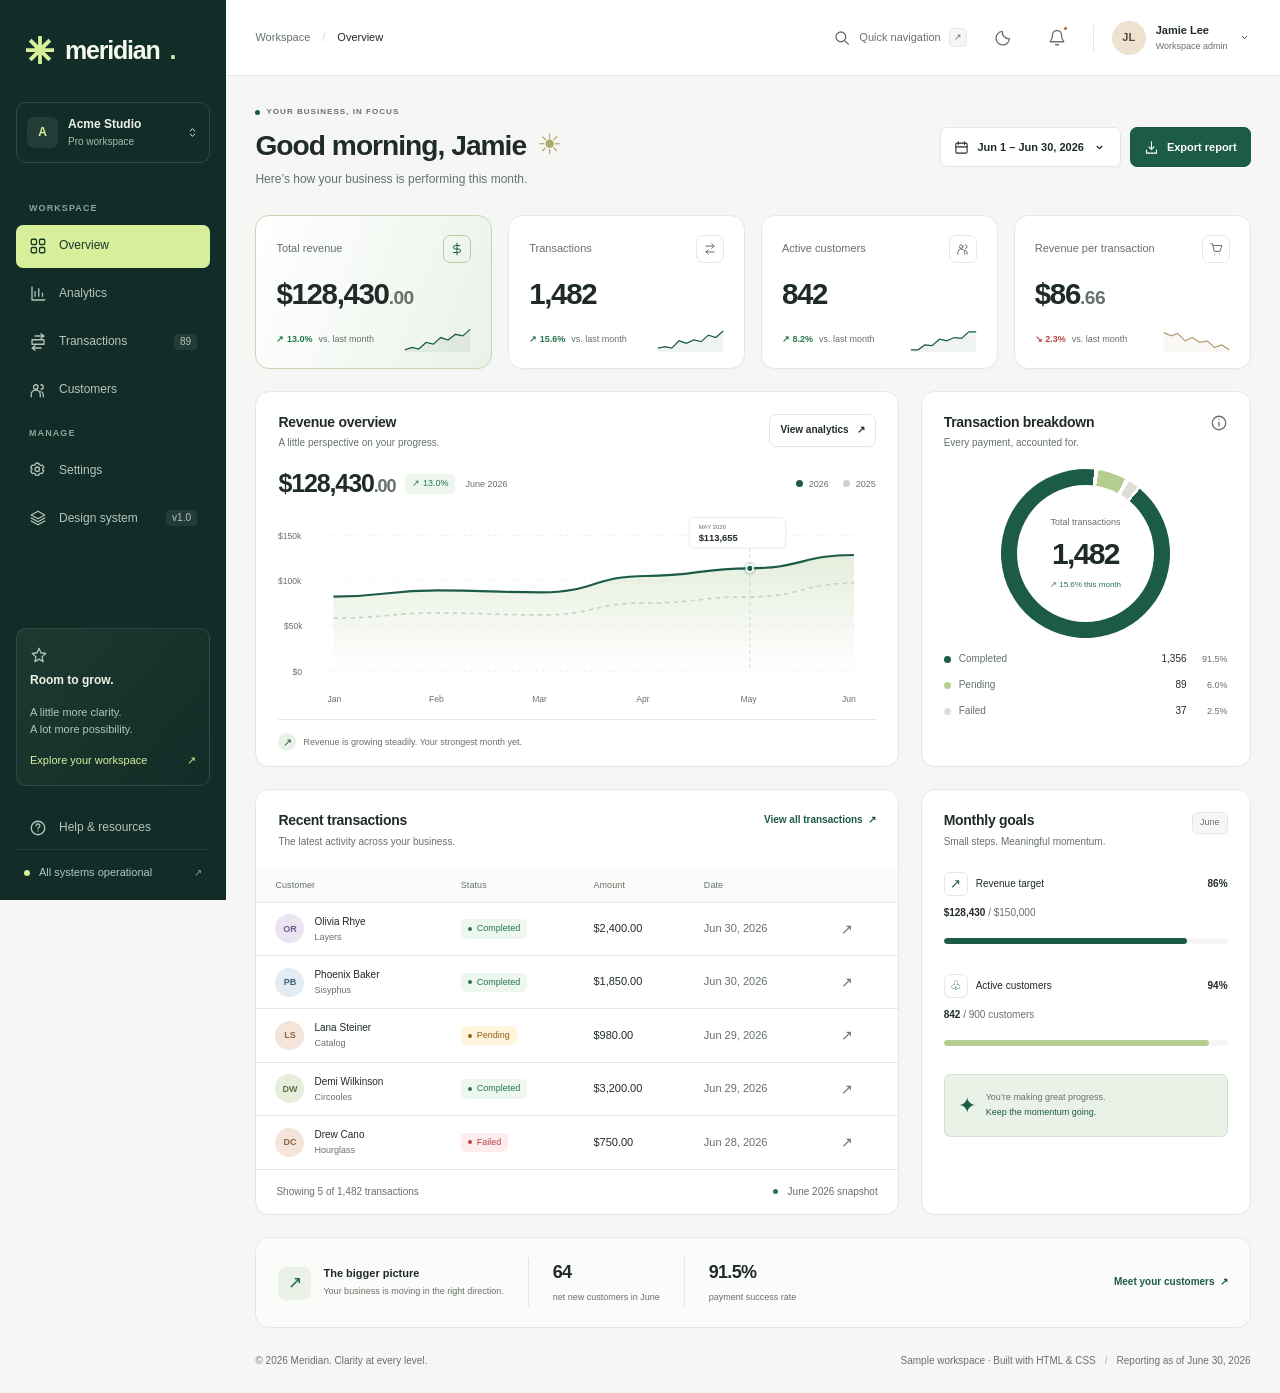
<file: index.html>
<!doctype html>
<html lang="en">
<head>
  <meta charset="utf-8">
  <meta name="viewport" content="width=device-width, initial-scale=1">
  <meta name="description" content="Meridian brings revenue, customers, and business performance into one thoughtfully designed operations workspace. A pure HTML and CSS portfolio project.">
  <meta name="theme-color" content="#122d27">
  <title>Overview · Meridian</title>
  <link rel="icon" type="image/svg+xml" href="assets/icons/favicon.svg">
  <link rel="stylesheet" href="assets/css/styles.css">
</head>
<body>
  <a class="skip-link" href="#main-content">Skip to main content</a>
  <input class="drawer-toggle" type="checkbox" id="nav-toggle" aria-label="Open or close navigation">
  <label class="drawer-backdrop" for="nav-toggle"><span class="sr-only">Close navigation</span></label>
  <div class="app-shell">
    <aside class="sidebar" aria-label="Workspace sidebar">
      <a class="brand" href="index.html" aria-label="Meridian home">
        <svg class="brand-mark" viewBox="0 0 32 32" aria-hidden="true"><g fill="currentColor"><path d="M14 1h4v10l7-7 3 3-7 7h10v4H21l7 7-3 3-7-7v10h-4V21l-7 7-3-3 7-7H1v-4h10L4 7l3-3 7 7z"/></g></svg>
        meridian<span class="brand-dot">.</span>
      </a>
      <details class="workspace-switch">
        <summary><span class="workspace-symbol">A</span><span><span class="workspace-name">Acme Studio</span><span class="workspace-plan">Pro workspace</span></span><svg class="icon chevron" viewBox="0 0 24 24" aria-hidden="true"><path d="m8 9 4-4 4 4M8 15l4 4 4-4"/></svg></summary>
        <p class="workspace-note">You’re viewing the Acme Studio demonstration workspace. All figures are sample business data.</p>
      </details>
      <p class="nav-label">Workspace</p>
      <nav class="sidebar-nav" aria-label="Main navigation">
        <a class="nav-link" href="index.html" aria-current="page"><svg class="icon" viewBox="0 0 24 24" aria-hidden="true"><rect x="3" y="3" width="7" height="7" rx="1.5"/><rect x="14" y="3" width="7" height="7" rx="1.5"/><rect x="3" y="14" width="7" height="7" rx="1.5"/><rect x="14" y="14" width="7" height="7" rx="1.5"/></svg>Overview</a>
        <a class="nav-link" href="analytics.html"><svg class="icon" viewBox="0 0 24 24" aria-hidden="true"><path d="M4 3v17h17M8 15V9m5 6V5m5 10v-4"/></svg>Analytics</a>
        <a class="nav-link" href="transactions.html"><svg class="icon" viewBox="0 0 24 24" aria-hidden="true"><path d="M8 4h12m-4-3 4 3-4 3M16 20H4m4-3-4 3 4 3M4 9h16v6H4z"/></svg>Transactions<span class="nav-count">89</span></a>
        <a class="nav-link" href="customers.html"><svg class="icon" viewBox="0 0 24 24" aria-hidden="true"><circle cx="9" cy="8" r="3"/><path d="M3 21v-3a6 6 0 0 1 12 0v3m1-16a3 3 0 0 1 0 6m3 10v-3a5 5 0 0 0-3-4"/></svg>Customers</a>
      </nav>
      <p class="nav-label">Manage</p>
      <nav class="sidebar-nav" aria-label="Workspace management">
        <a class="nav-link" href="settings.html"><svg class="icon" viewBox="0 0 24 24" aria-hidden="true"><path d="m9 3-.7 2-2 .8-2.1-.4-2 3.4L3.7 10v2l-1.5 1.3 2 3.4 2.1-.4 2 .8.7 2h4l.7-2 2-.8 2.1.4 2-3.4-1.5-1.3v-2l1.5-1.2-2-3.4-2.1.4-2-.8-.7-2z"/><circle cx="11" cy="11" r="3"/></svg>Settings</a>
        <a class="nav-link" href="design-system.html"><svg class="icon" viewBox="0 0 24 24" aria-hidden="true"><path d="m12 3 9 5-9 5-9-5 9-5Zm-9 9 9 5 9-5M3 16l9 5 9-5"/></svg>Design system<span class="nav-count">v1.0</span></a>
      </nav>
      <div class="sidebar-bottom">
        <div class="plan-card"><svg class="icon" viewBox="0 0 24 24" aria-hidden="true"><path d="m12 3 2.5 6 6.5 1-5 4.5 1.5 6.5-5.5-3.5L6.5 21 8 14.5 3 10l6.5-1z"/></svg><p class="plan-title">Room to grow.</p><p>A little more clarity.<br>A lot more possibility.</p><a href="settings.html#organization">Explore your workspace <span aria-hidden="true">↗</span></a></div>
        <a class="nav-link" href="design-system.html#about"><svg class="icon" viewBox="0 0 24 24" aria-hidden="true"><circle cx="12" cy="12" r="9"/><path d="M9.5 9a2.5 2.5 0 1 1 4 2c-1 .5-1.5 1-1.5 2M12 16h.01"/></svg>Help &amp; resources</a>
        <div class="sidebar-footer"><span class="online-dot"></span>All systems operational <small>↗</small></div>
      </div>
    </aside>
    <header class="app-header">
      <div class="header-start">
        <label class="mobile-menu" for="nav-toggle"><svg class="icon" viewBox="0 0 24 24" aria-hidden="true"><path d="M4 6h16M4 12h16M4 18h16"/></svg><span class="sr-only">Toggle navigation</span></label>
        <nav class="breadcrumb" aria-label="Breadcrumb"><a class="breadcrumb-workspace" href="index.html">Workspace</a><span class="separator" aria-hidden="true">/</span><span class="current" aria-current="page">Overview</span></nav>
      </div>
      <div class="header-actions">
        <button class="search-shortcut" type="button" popovertarget="quick-nav"><svg class="icon" viewBox="0 0 24 24" aria-hidden="true"><circle cx="10.5" cy="10.5" r="6.5"/><path d="m16 16 4.5 4.5"/></svg>Quick navigation<kbd>↗</kbd></button>
        <label class="theme-control" title="Switch appearance (this page only)"><input type="checkbox" id="theme-toggle" aria-label="Use dark appearance on this page"><svg class="icon theme-moon" viewBox="0 0 24 24" aria-hidden="true"><path d="M20.7 13A9 9 0 0 1 11 3.3 9 9 0 1 0 20.7 13Z"/></svg><svg class="icon theme-sun" viewBox="0 0 24 24" aria-hidden="true"><circle cx="12" cy="12" r="4"/><path d="M12 2v2m0 16v2M2 12h2m16 0h2M5 5l1.5 1.5m11 11L19 19M5 19l1.5-1.5m11-11L19 5"/></svg></label>
        <button class="icon-button" type="button" popovertarget="notifications" aria-label="View sample notifications"><svg class="icon" viewBox="0 0 24 24" aria-hidden="true"><path d="M18 8a6 6 0 0 0-12 0c0 7-3 7-3 9h18c0-2-3-2-3-9M10 21h4"/></svg><span class="notification-dot"></span></button>
        <span class="header-divider" aria-hidden="true"></span>
        <details class="user-menu"><summary><span class="avatar">JL</span><span class="user-info"><span class="user-name">Jamie Lee</span><span class="user-role">Workspace admin</span></span><svg class="icon chevron" viewBox="0 0 24 24" aria-hidden="true"><path d="m8 10 4 4 4-4"/></svg></summary><div class="dropdown-panel"><p>jamie@acme.studio</p><a href="settings.html#profile">Your profile <span class="push-end" aria-hidden="true">↗</span></a><a href="settings.html#appearance">Appearance <span class="push-end" aria-hidden="true">↗</span></a><a href="design-system.html#about">About this workspace</a></div></details>
      </div>
    </header>
    <!-- PAGE CONTENT -->
    <main id="main-content" class="main-content" tabindex="-1">
      <div class="page-heading">
        <div><div class="welcome-eyebrow"><span class="welcome-dot"></span>YOUR BUSINESS, IN FOCUS</div><h1 class="page-title">Good morning, Jamie <span class="greeting-sun" aria-hidden="true">☀</span></h1><p class="page-description">Here’s how your business is performing this month.</p></div>
        <div class="page-actions">
          <details class="date-picker"><summary class="button button-secondary"><svg class="icon" viewBox="0 0 24 24" aria-hidden="true"><rect x="3" y="5" width="18" height="16" rx="2"/><path d="M7 3v4m10-4v4M3 11h18"/></svg>Jun 1 – Jun 30, 2026<svg class="icon chevron" viewBox="0 0 24 24" aria-hidden="true"><path d="m8 10 4 4 4-4"/></svg></summary><div class="date-note"><strong>June 2026 snapshot</strong><p>This report covers June 1–30. Compare historical periods on the Analytics page.</p><a class="section-link" href="analytics.html">Explore historical data ↗</a></div></details>
          <a class="button button-primary" href="assets/reports/meridian-june-2026.csv" download><svg class="icon" viewBox="0 0 24 24" aria-hidden="true"><path d="M12 3v12m-4-4 4 4 4-4M4 16v5h16v-5"/></svg>Export report</a>
        </div>
      </div>
      <section class="stat-grid" aria-label="June business metrics">
        <article class="stat-card stat-featured"><div class="stat-label">Total revenue<span class="stat-icon"><svg class="icon" viewBox="0 0 24 24" aria-hidden="true"><path d="M12 2v20m5-16H9a3 3 0 0 0 0 6h6a3 3 0 0 1 0 6H6"/></svg></span></div><p class="stat-value">$128,430<span class="stat-decimal">.00</span></p><div class="stat-bottom"><span class="stat-context"><span class="trend">13.0%</span>vs. last month</span><svg class="sparkline" viewBox="0 0 82 30" role="img" aria-label="Revenue trending upward"><path class="sparkline-fill" d="M1 27 10 24 18 26 27 18 36 20 45 12 54 15 63 8 72 10 81 2V30H1Z"/><path d="m1 27 9-3 8 2 9-8 9 2 9-8 9 3 9-7 9 2 9-8"/></svg></div></article>
        <article class="stat-card"><div class="stat-label">Transactions<span class="stat-icon"><svg class="icon" viewBox="0 0 24 24" aria-hidden="true"><path d="M5 7h14m-4-4 4 4-4 4M19 17H5m4-4-4 4 4 4"/></svg></span></div><p class="stat-value">1,482</p><div class="stat-bottom"><span class="stat-context"><span class="trend">15.6%</span>vs. last month</span><svg class="sparkline" viewBox="0 0 82 30" role="img" aria-label="Transaction volume trending upward"><path class="sparkline-fill" d="M1 25 10 23 18 25 27 16 36 19 45 15 54 17 63 9 72 12 81 4V30H1Z"/><path d="m1 25 9-2 8 2 9-9 9 3 9-4 9 2 9-8 9 3 9-8"/></svg></div></article>
        <article class="stat-card"><div class="stat-label">Active customers<span class="stat-icon"><svg class="icon" viewBox="0 0 24 24" aria-hidden="true"><circle cx="9" cy="8" r="3"/><path d="M3 21v-3a6 6 0 0 1 12 0v3m1-16a3 3 0 0 1 0 6m3 10v-3a5 5 0 0 0-3-4"/></svg></span></div><p class="stat-value">842</p><div class="stat-bottom"><span class="stat-context"><span class="trend">8.2%</span>vs. last month</span><svg class="sparkline" viewBox="0 0 82 30" role="img" aria-label="Active customer count trending upward"><path class="sparkline-fill" d="M1 27 10 27 18 21 27 22 36 14 45 16 54 12 63 13 72 5 81 5V30H1Z"/><path d="m1 27 9 0 8-6 9 1 9-8 9 2 9-4 9 1 9-8h9"/></svg></div></article>
        <article class="stat-card"><div class="stat-label">Revenue per transaction<span class="stat-icon"><svg class="icon" viewBox="0 0 24 24" aria-hidden="true"><path d="M3 3h3l3 13h10l3-10H7M10 21h.01M18 21h.01"/></svg></span></div><p class="stat-value">$86<span class="stat-decimal">.66</span></p><div class="stat-bottom"><span class="stat-context"><span class="trend trend-down">2.3%</span>vs. last month</span><svg class="sparkline sparkline-down" viewBox="0 0 82 30" role="img" aria-label="Revenue per transaction trending slightly downward"><path class="sparkline-fill" d="M1 6 10 10 18 7 27 16 36 12 45 18 54 16 63 24 72 21 81 27V30H1Z"/><path d="m1 6 9 4 8-3 9 9 9-4 9 6 9-2 9 8 9-3 9 6"/></svg></div></article>
      </section>
      <div class="overview-grid">
        <section class="card revenue-card" aria-labelledby="revenue-title">
          <div class="card-header"><div><h2 id="revenue-title" class="card-title">Revenue overview</h2><p class="card-description">A little perspective on your progress.</p></div><a class="button button-secondary button-small" href="analytics.html">View analytics <span aria-hidden="true">↗</span></a></div>
          <div class="revenue-summary"><strong>$128,430<span>.00</span></strong><span class="badge badge-success">↗ 13.0%</span><span class="chart-period">June 2026</span><div class="chart-legend"><span><i class="legend-dot"></i>2026</span><span><i class="legend-dot legend-muted"></i>2025</span></div></div>
          <figure class="revenue-figure">
            <svg class="revenue-chart" viewBox="0 0 700 230" role="img" aria-labelledby="revenue-svg-title revenue-svg-desc">
              <title id="revenue-svg-title">Monthly revenue, January to June</title><desc id="revenue-svg-desc">2026 revenue: January $82,400; February $89,300; March $87,100; April $105,200; May $113,655; June $128,430. 2025 revenue: January $58,500; February $64,200; March $62,100; April $75,300; May $82,100; June $97,300. Each 2026 month exceeds the corresponding 2025 month.</desc>
              <defs><linearGradient id="revenue-fill" x1="0" y1="0" x2="0" y2="1"><stop offset="0" stop-color="#91b96e" stop-opacity=".24"/><stop offset="1" stop-color="#91b96e" stop-opacity="0"/></linearGradient></defs>
              <g class="chart-grid-lines"><path d="M57 20h620M57 73h620M57 126h620M57 179h620"/></g>
              <g class="chart-axis"><text x="0" y="24">$150k</text><text x="0" y="77">$100k</text><text x="7" y="130">$50k</text><text x="17" y="183">$0</text><text x="58" y="215">Jan</text><text x="177" y="215">Feb</text><text x="298" y="215">Mar</text><text x="420" y="215">Apr</text><text x="542" y="215">May</text><text x="661" y="215">Jun</text></g>
              <path fill="url(#revenue-fill)" d="M65 91.66C126 91.66 126 84.34 187 84.34C248 84.34 248 86.67 309 86.67C370 86.67 370 67.49 431 67.49C492 67.49 492 58.53 553 58.53C614 58.53 614 42.86 675 42.86V179H65Z"/>
              <path class="comparison-line" d="M65 116.99C126 116.99 126 110.95 187 110.95C248 110.95 248 113.17 309 113.17C370 113.17 370 99.18 431 99.18C492 99.18 492 91.97 553 91.97C614 91.97 614 75.86 675 75.86"/>
              <path class="revenue-line" d="M65 91.66C126 91.66 126 84.34 187 84.34C248 84.34 248 86.67 309 86.67C370 86.67 370 67.49 431 67.49C492 67.49 492 58.53 553 58.53C614 58.53 614 42.86 675 42.86"/>
              <path class="chart-callout-line" d="M553 35V179"/>
              <circle class="chart-point-halo" cx="553" cy="58.53" r="8"/><circle class="chart-point" cx="553" cy="58.53" r="4"/>
              <g class="chart-callout"><rect x="482" y="-1" width="113" height="36" rx="6"/><text x="493" y="13">MAY 2026</text><text x="493" y="27" class="chart-callout-value">$113,655</text></g>
            </svg>
            <ol class="overview-mobile-trend" aria-label="Monthly revenue in US dollars">
              <li><span>January</span><meter min="0" max="150000" value="82400" aria-label="January: 82,400 dollars">$82,400</meter><strong>$82,400</strong></li>
              <li><span>February</span><meter min="0" max="150000" value="89300" aria-label="February: 89,300 dollars">$89,300</meter><strong>$89,300</strong></li>
              <li><span>March</span><meter min="0" max="150000" value="87100" aria-label="March: 87,100 dollars">$87,100</meter><strong>$87,100</strong></li>
              <li><span>April</span><meter min="0" max="150000" value="105200" aria-label="April: 105,200 dollars">$105,200</meter><strong>$105,200</strong></li>
              <li><span>May</span><meter min="0" max="150000" value="113655" aria-label="May: 113,655 dollars">$113,655</meter><strong>$113,655</strong></li>
              <li><span>June</span><meter min="0" max="150000" value="128430" aria-label="June: 128,430 dollars">$128,430</meter><strong>$128,430</strong></li>
            </ol>
            <figcaption class="chart-caption"><span class="insight-dot" aria-hidden="true">↗</span>Revenue is growing steadily. Your strongest month yet.</figcaption>
          </figure>
        </section>
        <section class="card breakdown-card" aria-labelledby="breakdown-title"><div class="card-header"><div><h2 id="breakdown-title" class="card-title">Transaction breakdown</h2><p class="card-description">Every payment, accounted for.</p></div><svg class="icon text-muted" viewBox="0 0 24 24" aria-hidden="true"><circle cx="12" cy="12" r="9"/><path d="M12 11v5m0-9h.01"/></svg></div>
          <figure class="donut-figure"><div class="transaction-donut" role="img" aria-label="Of 1,482 transactions: 1,356 completed (91.5%), 89 pending (6.0%), and 37 failed (2.5%)."><div class="donut-center"><span>Total transactions</span><strong>1,482</strong><span class="donut-growth">↗ 15.6% this month</span></div></div><figcaption class="sr-only">Transaction status distribution for June 2026.</figcaption></figure>
          <ul class="breakdown-legend"><li><span class="legend-dot"></span>Completed<strong>1,356</strong><span>91.5%</span></li><li><span class="legend-dot legend-lime"></span>Pending<strong>89</strong><span>6.0%</span></li><li><span class="legend-dot legend-stone"></span>Failed<strong>37</strong><span>2.5%</span></li></ul>
        </section>
        <section class="card transactions-card" aria-labelledby="recent-title"><div class="card-header"><div><h2 id="recent-title" class="card-title">Recent transactions</h2><p class="card-description">The latest activity across your business.</p></div><a class="section-link" href="transactions.html">View all transactions <span aria-hidden="true">↗</span></a></div>
          <div class="table-wrap"><table class="data-table"><caption class="sr-only">Five recent June 2026 transactions. These are a sample of the 1,482 monthly transactions.</caption><thead><tr><th scope="col">Customer</th><th scope="col">Status</th><th scope="col">Amount</th><th scope="col">Date</th><th scope="col"><span class="sr-only">Details</span></th></tr></thead><tbody>
            <tr><td><div class="table-person"><span class="avatar avatar-lilac">OR</span><span><strong>Olivia Rhye</strong><small>Layers</small></span></div></td><td><span class="badge badge-success status-dot">Completed</span></td><td class="amount">$2,400.00</td><td class="text-muted"><time datetime="2026-06-30">Jun 30, 2026</time></td><td><a class="table-arrow" href="transactions.html#txn-1042" aria-label="View Olivia Rhye transaction">↗</a></td></tr>
            <tr><td><div class="table-person"><span class="avatar avatar-blue">PB</span><span><strong>Phoenix Baker</strong><small>Sisyphus</small></span></div></td><td><span class="badge badge-success status-dot">Completed</span></td><td class="amount">$1,850.00</td><td class="text-muted"><time datetime="2026-06-30">Jun 30, 2026</time></td><td><a class="table-arrow" href="transactions.html#txn-1041" aria-label="View Phoenix Baker transaction">↗</a></td></tr>
            <tr><td><div class="table-person"><span class="avatar avatar-peach">LS</span><span><strong>Lana Steiner</strong><small>Catalog</small></span></div></td><td><span class="badge badge-warning status-dot">Pending</span></td><td class="amount">$980.00</td><td class="text-muted"><time datetime="2026-06-29">Jun 29, 2026</time></td><td><a class="table-arrow" href="transactions.html#txn-1040" aria-label="View Lana Steiner transaction">↗</a></td></tr>
            <tr><td><div class="table-person"><span class="avatar avatar-green">DW</span><span><strong>Demi Wilkinson</strong><small>Circooles</small></span></div></td><td><span class="badge badge-success status-dot">Completed</span></td><td class="amount">$3,200.00</td><td class="text-muted"><time datetime="2026-06-29">Jun 29, 2026</time></td><td><a class="table-arrow" href="transactions.html#txn-1039" aria-label="View Demi Wilkinson transaction">↗</a></td></tr>
            <tr><td><div class="table-person"><span class="avatar avatar-peach">DC</span><span><strong>Drew Cano</strong><small>Hourglass</small></span></div></td><td><span class="badge badge-danger status-dot">Failed</span></td><td class="amount">$750.00</td><td class="text-muted"><time datetime="2026-06-28">Jun 28, 2026</time></td><td><a class="table-arrow" href="transactions.html#txn-1038" aria-label="View Drew Cano transaction">↗</a></td></tr>
          </tbody></table></div><div class="table-footer"><span>Showing 5 of 1,482 transactions</span><span class="cluster"><span class="mini-status-dot"></span>June 2026 snapshot</span></div>
        </section>
        <section class="card goals-card" aria-labelledby="goals-title"><div class="card-header"><div><h2 id="goals-title" class="card-title">Monthly goals</h2><p class="card-description">Small steps. Meaningful momentum.</p></div><span class="badge badge-neutral">June</span></div>
          <div class="goals-body"><div class="goal-item"><div class="goal-heading"><span class="goal-icon">↗</span><span>Revenue target</span><strong>86%</strong></div><p><strong>$128,430</strong><span> / $150,000</span></p><progress value="128430" max="150000" aria-label="Revenue target: $128,430 of $150,000">86%</progress></div>
          <div class="goal-item"><div class="goal-heading"><span class="goal-icon">♧</span><span>Active customers</span><strong>94%</strong></div><p><strong>842</strong><span> / 900 customers</span></p><progress class="progress-lime" value="842" max="900" aria-label="Active customer target: 842 of 900">94%</progress></div>
          <div class="goal-insight"><span aria-hidden="true">✦</span><p>You’re making great progress.<br><strong>Keep the momentum going.</strong></p></div></div>
        </section>
      </div>
      <section class="activity-strip" aria-labelledby="activity-title"><div><span class="activity-icon" aria-hidden="true">↗</span><h2 id="activity-title">The bigger picture</h2><p>Your business is moving in the right direction.</p></div><div class="activity-fact"><strong>64</strong><span>net new customers in June</span></div><div class="activity-fact"><strong>91.5%</strong><span>payment success rate</span></div><a class="section-link" href="customers.html">Meet your customers <span aria-hidden="true">↗</span></a></section>
      <footer class="page-footer"><p>© 2026 Meridian. Clarity at every level.</p><p>Sample workspace · <a href="design-system.html#about">Built with HTML &amp; CSS</a><span class="footer-separator">/</span><time datetime="2026-06-30">Reporting as of June 30, 2026</time></p></footer>
    </main>
    <!-- END PAGE CONTENT -->
  </div>
  <div id="quick-nav" popover><div class="popover-heading"><h2>Find your way</h2><button class="icon-button" type="button" popovertarget="quick-nav" popovertargetaction="hide" aria-label="Close navigation">×</button></div><nav class="quick-links" aria-label="Quick navigation"><a href="index.html">Business overview <span aria-hidden="true">↗</span></a><a href="analytics.html">Analytics &amp; insights <span aria-hidden="true">↗</span></a><a href="transactions.html">Transaction records <span aria-hidden="true">↗</span></a><a href="customers.html">Customer directory <span aria-hidden="true">↗</span></a><a href="settings.html">Workspace settings <span aria-hidden="true">↗</span></a></nav></div>
  <div id="notifications" popover><div class="popover-heading"><h2>Workspace updates</h2><button class="icon-button" type="button" popovertarget="notifications" popovertargetaction="hide" aria-label="Close updates">×</button></div><p class="eyebrow">SAMPLE ACTIVITY · JUNE 30, 2026</p><div class="stack"><article class="alert"><span aria-hidden="true">↗</span><div><strong>Your June report is ready</strong><p>Revenue reached $128,430, up 13% from May.</p><a class="section-link" href="analytics.html">Explore the numbers ↗</a></div></article><article class="alert"><span aria-hidden="true">♧</span><div><strong>64 net new active customers</strong><p>Your active customer base is now 842.</p><a class="section-link" href="customers.html">View customer directory ↗</a></div></article><p class="popover-copy">A curated snapshot of this demonstration workspace. Updates are not retrieved live.</p></div></div>
</body>
</html>
</file>
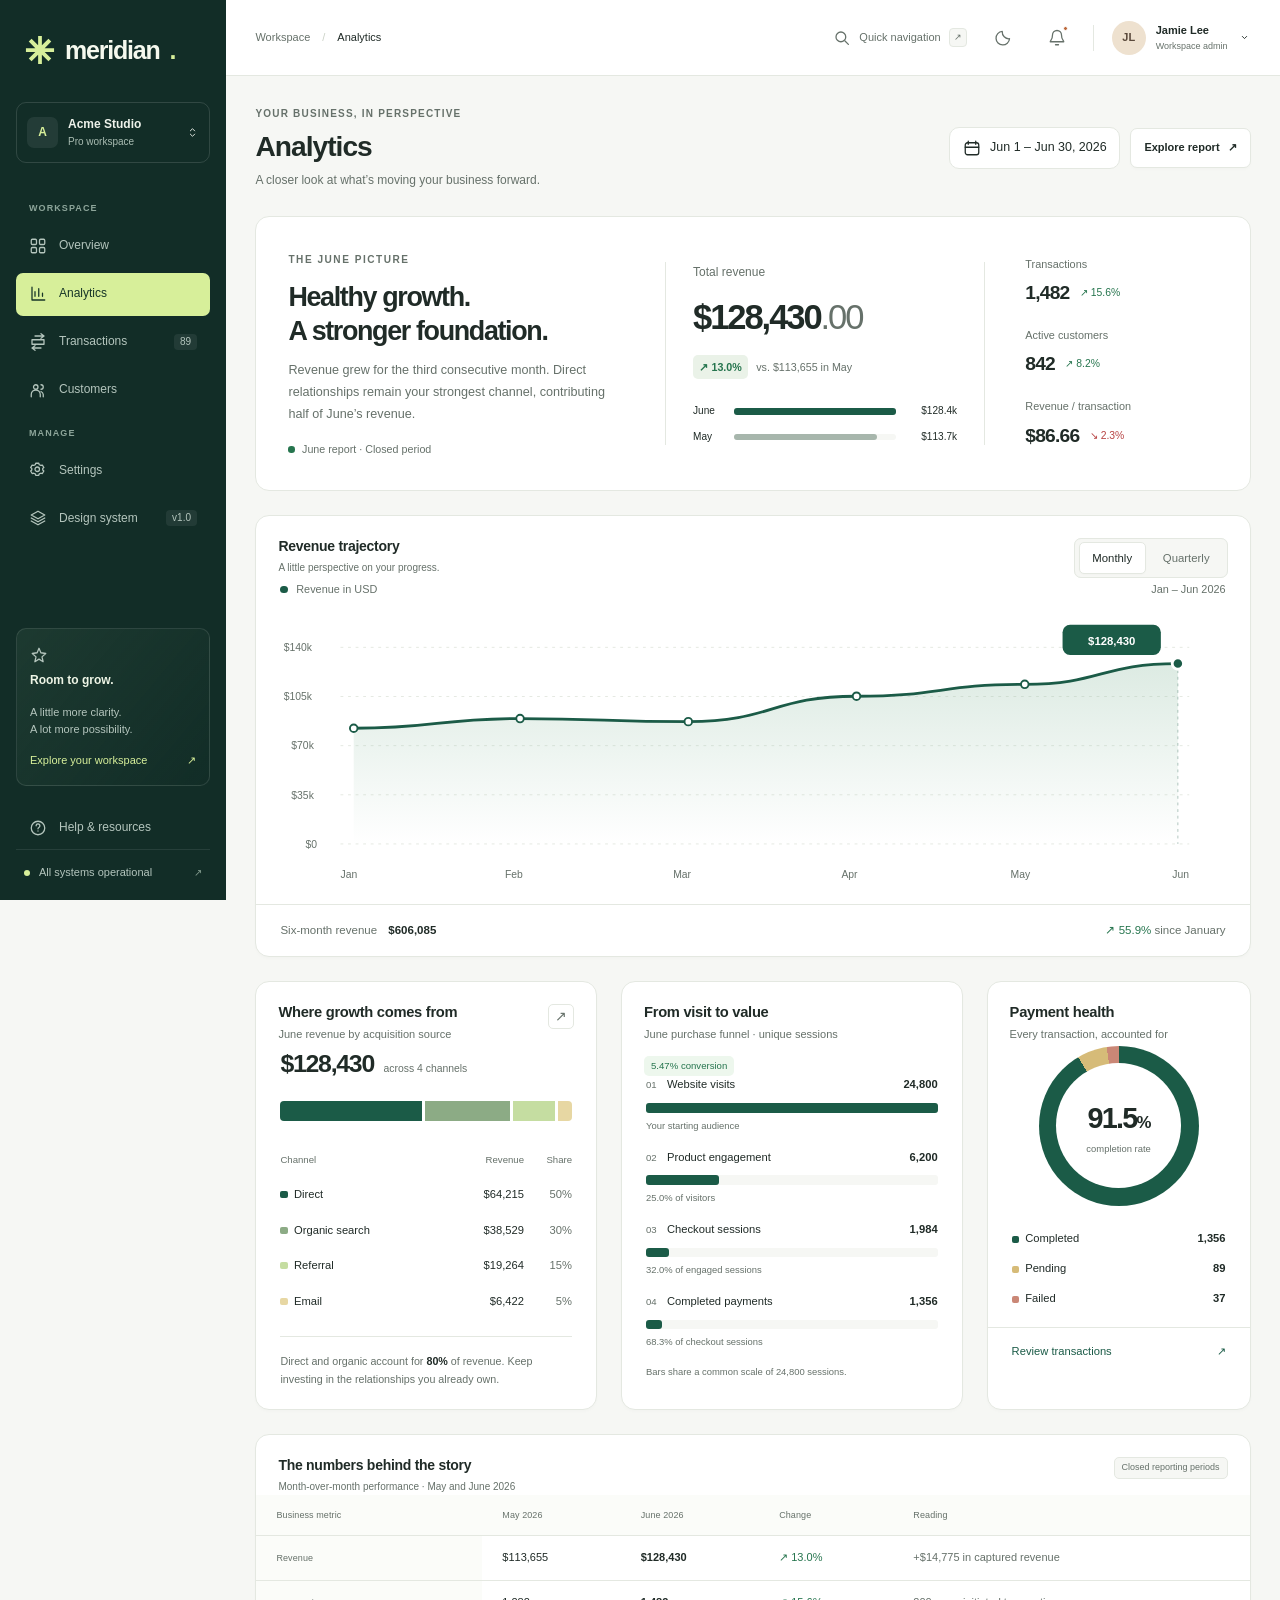
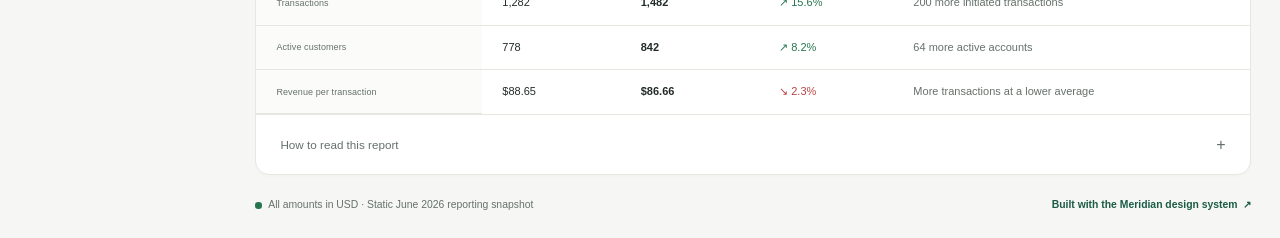
<file: analytics.html>
<!doctype html>
<html lang="en">
<head>
  <meta charset="utf-8">
  <meta name="viewport" content="width=device-width, initial-scale=1">
  <meta name="description" content="Explore Meridian revenue trends, acquisition channels, conversion, and monthly business performance.">
  <meta name="theme-color" content="#122d27">
  <title>Analytics · Meridian</title>
  <link rel="icon" type="image/svg+xml" href="assets/icons/favicon.svg">
  <link rel="stylesheet" href="assets/css/styles.css">
</head>
<body>
  <a class="skip-link" href="#main-content">Skip to main content</a>
  <input class="drawer-toggle" type="checkbox" id="nav-toggle" aria-label="Open or close navigation">
  <label class="drawer-backdrop" for="nav-toggle"><span class="sr-only">Close navigation</span></label>
  <div class="app-shell">
    <aside class="sidebar" aria-label="Workspace sidebar">
      <a class="brand" href="index.html" aria-label="Meridian home">
        <svg class="brand-mark" viewBox="0 0 32 32" aria-hidden="true"><g fill="currentColor"><path d="M14 1h4v10l7-7 3 3-7 7h10v4H21l7 7-3 3-7-7v10h-4V21l-7 7-3-3 7-7H1v-4h10L4 7l3-3 7 7z"/></g></svg>
        meridian<span class="brand-dot">.</span>
      </a>
      <details class="workspace-switch">
        <summary><span class="workspace-symbol">A</span><span><span class="workspace-name">Acme Studio</span><span class="workspace-plan">Pro workspace</span></span><svg class="icon chevron" viewBox="0 0 24 24" aria-hidden="true"><path d="m8 9 4-4 4 4M8 15l4 4 4-4"/></svg></summary>
        <p class="workspace-note">You’re viewing the Acme Studio demonstration workspace. All figures are sample business data.</p>
      </details>
      <p class="nav-label">Workspace</p>
      <nav class="sidebar-nav" aria-label="Main navigation">
        <a class="nav-link" href="index.html"><svg class="icon" viewBox="0 0 24 24" aria-hidden="true"><rect x="3" y="3" width="7" height="7" rx="1.5"/><rect x="14" y="3" width="7" height="7" rx="1.5"/><rect x="3" y="14" width="7" height="7" rx="1.5"/><rect x="14" y="14" width="7" height="7" rx="1.5"/></svg>Overview</a>
        <a class="nav-link" href="analytics.html" aria-current="page"><svg class="icon" viewBox="0 0 24 24" aria-hidden="true"><path d="M4 3v17h17M8 15V9m5 6V5m5 10v-4"/></svg>Analytics</a>
        <a class="nav-link" href="transactions.html"><svg class="icon" viewBox="0 0 24 24" aria-hidden="true"><path d="M8 4h12m-4-3 4 3-4 3M16 20H4m4-3-4 3 4 3M4 9h16v6H4z"/></svg>Transactions<span class="nav-count">89</span></a>
        <a class="nav-link" href="customers.html"><svg class="icon" viewBox="0 0 24 24" aria-hidden="true"><circle cx="9" cy="8" r="3"/><path d="M3 21v-3a6 6 0 0 1 12 0v3m1-16a3 3 0 0 1 0 6m3 10v-3a5 5 0 0 0-3-4"/></svg>Customers</a>
      </nav>
      <p class="nav-label">Manage</p>
      <nav class="sidebar-nav" aria-label="Workspace management">
        <a class="nav-link" href="settings.html"><svg class="icon" viewBox="0 0 24 24" aria-hidden="true"><path d="m9 3-.7 2-2 .8-2.1-.4-2 3.4L3.7 10v2l-1.5 1.3 2 3.4 2.1-.4 2 .8.7 2h4l.7-2 2-.8 2.1.4 2-3.4-1.5-1.3v-2l1.5-1.2-2-3.4-2.1.4-2-.8-.7-2z"/><circle cx="11" cy="11" r="3"/></svg>Settings</a>
        <a class="nav-link" href="design-system.html"><svg class="icon" viewBox="0 0 24 24" aria-hidden="true"><path d="m12 3 9 5-9 5-9-5 9-5Zm-9 9 9 5 9-5M3 16l9 5 9-5"/></svg>Design system<span class="nav-count">v1.0</span></a>
      </nav>
      <div class="sidebar-bottom">
        <div class="plan-card"><svg class="icon" viewBox="0 0 24 24" aria-hidden="true"><path d="m12 3 2.5 6 6.5 1-5 4.5 1.5 6.5-5.5-3.5L6.5 21 8 14.5 3 10l6.5-1z"/></svg><p class="plan-title">Room to grow.</p><p>A little more clarity.<br>A lot more possibility.</p><a href="settings.html#organization">Explore your workspace <span aria-hidden="true">↗</span></a></div>
        <a class="nav-link" href="design-system.html#about"><svg class="icon" viewBox="0 0 24 24" aria-hidden="true"><circle cx="12" cy="12" r="9"/><path d="M9.5 9a2.5 2.5 0 1 1 4 2c-1 .5-1.5 1-1.5 2M12 16h.01"/></svg>Help &amp; resources</a>
        <div class="sidebar-footer"><span class="online-dot"></span>All systems operational <small>↗</small></div>
      </div>
    </aside>
    <header class="app-header">
      <div class="header-start">
        <label class="mobile-menu" for="nav-toggle"><svg class="icon" viewBox="0 0 24 24" aria-hidden="true"><path d="M4 6h16M4 12h16M4 18h16"/></svg><span class="sr-only">Toggle navigation</span></label>
        <nav class="breadcrumb" aria-label="Breadcrumb"><a class="breadcrumb-workspace" href="index.html">Workspace</a><span class="separator" aria-hidden="true">/</span><span class="current" aria-current="page">Analytics</span></nav>
      </div>
      <div class="header-actions">
        <button class="search-shortcut" type="button" popovertarget="quick-nav"><svg class="icon" viewBox="0 0 24 24" aria-hidden="true"><circle cx="10.5" cy="10.5" r="6.5"/><path d="m16 16 4.5 4.5"/></svg>Quick navigation<kbd>↗</kbd></button>
        <label class="theme-control" title="Switch appearance (this page only)"><input type="checkbox" id="theme-toggle" aria-label="Use dark appearance on this page"><svg class="icon theme-moon" viewBox="0 0 24 24" aria-hidden="true"><path d="M20.7 13A9 9 0 0 1 11 3.3 9 9 0 1 0 20.7 13Z"/></svg><svg class="icon theme-sun" viewBox="0 0 24 24" aria-hidden="true"><circle cx="12" cy="12" r="4"/><path d="M12 2v2m0 16v2M2 12h2m16 0h2M5 5l1.5 1.5m11 11L19 19M5 19l1.5-1.5m11-11L19 5"/></svg></label>
        <button class="icon-button" type="button" popovertarget="notifications" aria-label="View sample notifications"><svg class="icon" viewBox="0 0 24 24" aria-hidden="true"><path d="M18 8a6 6 0 0 0-12 0c0 7-3 7-3 9h18c0-2-3-2-3-9M10 21h4"/></svg><span class="notification-dot"></span></button>
        <span class="header-divider" aria-hidden="true"></span>
        <details class="user-menu"><summary><span class="avatar">JL</span><span class="user-info"><span class="user-name">Jamie Lee</span><span class="user-role">Workspace admin</span></span><svg class="icon chevron" viewBox="0 0 24 24" aria-hidden="true"><path d="m8 10 4 4 4-4"/></svg></summary><div class="dropdown-panel"><p>jamie@acme.studio</p><a href="settings.html#profile">Your profile <span class="push-end" aria-hidden="true">↗</span></a><a href="settings.html#appearance">Appearance <span class="push-end" aria-hidden="true">↗</span></a><a href="design-system.html#about">About this workspace</a></div></details>
      </div>
    </header>
    <!-- PAGE CONTENT -->
<main id="main-content" class="main-content" tabindex="-1">
  <div class="page-heading">
    <div>
      <p class="eyebrow">Your business, in perspective</p>
      <h1 class="page-title">Analytics</h1>
      <p class="page-description">A closer look at what’s moving your business forward.</p>
    </div>
    <div class="cluster">
      <span class="insight-date"><svg class="icon" viewBox="0 0 24 24" fill="none" stroke="currentColor" stroke-width="1.6" aria-hidden="true"><rect x="3" y="5" width="18" height="16" rx="3"/><path d="M7 3v4m10-4v4M3 11h18"/></svg>Jun 1 – Jun 30, 2026</span>
      <a class="button button-secondary" href="#report-data">Explore report <span aria-hidden="true">↗</span></a>
    </div>
  </div>

  <section class="insight-intro" aria-labelledby="insight-intro-title">
    <div>
      <span class="insight-overline">THE JUNE PICTURE</span>
      <h2 id="insight-intro-title">Healthy growth.<br>A stronger foundation.</h2>
      <p>Revenue grew for the third consecutive month. Direct relationships remain your strongest channel, contributing half of June’s revenue.</p>
      <div class="insight-summary-tag"><span class="insight-live-dot" aria-hidden="true"></span>June report · Closed period</div>
    </div>
    <div class="insight-headline-metric">
      <span>Total revenue</span>
      <strong>$128,430<span>.00</span></strong>
      <p><span class="insight-gain">↗ 13.0%</span> <span>vs. $113,655 in May</span></p>
      <div class="insight-mini-comparison" aria-label="June revenue 128,430 dollars compared with May revenue 113,655 dollars">
        <div><span>June</span><span class="insight-comparison-track"><span class="insight-comparison-current"></span></span><b>$128.4k</b></div>
        <div><span>May</span><span class="insight-comparison-track"><span class="insight-comparison-previous"></span></span><b>$113.7k</b></div>
      </div>
    </div>
    <dl class="insight-side-metrics">
      <div><dt>Transactions</dt><dd>1,482 <span>↗ 15.6%</span></dd></div>
      <div><dt>Active customers</dt><dd>842 <span>↗ 8.2%</span></dd></div>
      <div><dt>Revenue / transaction</dt><dd>$86.66 <span class="insight-negative">↘ 2.3%</span></dd></div>
    </dl>
  </section>

  <section class="card insight-trend-card" aria-labelledby="revenue-trend-title">
    <input class="insight-radio" type="radio" id="insight-monthly" name="insight-period" checked>
    <input class="insight-radio" type="radio" id="insight-quarterly" name="insight-period">
    <div class="card-header">
      <div><h2 class="card-title" id="revenue-trend-title">Revenue trajectory</h2><p class="card-description">A little perspective on your progress.</p></div>
      <fieldset class="insight-period-control"><legend class="insight-visually-hidden">Chart reporting interval</legend><label for="insight-monthly">Monthly</label><label for="insight-quarterly">Quarterly</label></fieldset>
    </div>
    <div class="insight-chart-meta"><span><i class="insight-legend-dot" aria-hidden="true"></i> Revenue in USD</span><span class="insight-monthly">Jan – Jun 2026</span><span class="insight-quarterly">Q1 – Q2 2026</span></div>
    <figure class="insight-monthly insight-line-figure">
      <svg class="insight-line-chart" viewBox="0 0 1000 285" role="img" aria-labelledby="monthly-chart-title monthly-chart-desc">
        <title id="monthly-chart-title">Monthly revenue, January to June 2026</title>
        <desc id="monthly-chart-desc">Revenue was $82,400 in January, $89,300 in February, $87,100 in March, $105,200 in April, $113,655 in May and $128,430 in June. June was 55.9 percent higher than January.</desc>
        <defs><linearGradient id="insight-revenue-fill" x1="0" x2="0" y1="0" y2="1"><stop offset="0%" stop-color="#8cbba0" stop-opacity=".3"/><stop offset="100%" stop-color="#8cbba0" stop-opacity="0"/></linearGradient></defs>
        <g class="insight-chart-grid"><path d="M64 30H962M64 82H962M64 134H962M64 186H962M64 238H962"/></g>
        <g class="insight-axis"><text x="4" y="34">$140k</text><text x="4" y="86">$105k</text><text x="12" y="138">$70k</text><text x="12" y="190">$35k</text><text x="27" y="242">$0</text><text x="64" y="274">Jan</text><text x="238" y="274">Feb</text><text x="416" y="274">Mar</text><text x="594" y="274">Apr</text><text x="773" y="274">May</text><text x="944" y="274">Jun</text></g>
        <path d="M78 115.58C166 115.58 166 105.33 254 105.33C343 105.33 343 108.59 432 108.59C521 108.59 521 81.70 610 81.70C699 81.70 699 69.14 788 69.14C869 69.14 869 47.19 950 47.19V238H78Z" fill="url(#insight-revenue-fill)"/>
        <path class="insight-revenue-line" d="M78 115.58C166 115.58 166 105.33 254 105.33C343 105.33 343 108.59 432 108.59C521 108.59 521 81.70 610 81.70C699 81.70 699 69.14 788 69.14C869 69.14 869 47.19 950 47.19"/>
        <path class="insight-chart-marker" d="M950 47.19V238"/>
        <g class="insight-point"><circle cx="78" cy="115.58" r="4"/><circle cx="254" cy="105.33" r="4"/><circle cx="432" cy="108.59" r="4"/><circle cx="610" cy="81.70" r="4"/><circle cx="788" cy="69.14" r="4"/><circle cx="950" cy="47.19" r="6"/></g>
        <g class="insight-svg-label"><rect x="828" y="6" width="104" height="32" rx="8"/><text x="880" y="27" text-anchor="middle">$128,430</text></g>
      </svg>
      <ol class="insight-mobile-trend" aria-label="Monthly revenue in USD">
        <li><div><span>January</span><strong>$82,400</strong></div><meter min="0" max="140000" value="82400" aria-label="January revenue: 82,400 dollars">$82,400</meter></li>
        <li><div><span>February</span><strong>$89,300</strong></div><meter min="0" max="140000" value="89300" aria-label="February revenue: 89,300 dollars">$89,300</meter></li>
        <li><div><span>March</span><strong>$87,100</strong></div><meter min="0" max="140000" value="87100" aria-label="March revenue: 87,100 dollars">$87,100</meter></li>
        <li><div><span>April</span><strong>$105,200</strong></div><meter min="0" max="140000" value="105200" aria-label="April revenue: 105,200 dollars">$105,200</meter></li>
        <li><div><span>May</span><strong>$113,655</strong></div><meter min="0" max="140000" value="113655" aria-label="May revenue: 113,655 dollars">$113,655</meter></li>
        <li><div><span>June</span><strong>$128,430</strong></div><meter min="0" max="140000" value="128430" aria-label="June revenue: 128,430 dollars">$128,430</meter></li>
      </ol>
      <figcaption><span>Six-month revenue <strong>$606,085</strong></span><span><span class="insight-positive">↗ 55.9%</span> since January</span></figcaption>
    </figure>
    <figure class="insight-quarterly insight-quarter-figure">
      <div class="insight-quarter-chart" role="img" aria-label="First quarter revenue 258,800 dollars. Second quarter revenue 347,285 dollars, an increase of 34.2 percent.">
        <div class="insight-quarter-column"><strong>$258,800</strong><span class="insight-quarter-bar insight-quarter-one"></span><span>Q1 2026</span><small>Jan · Feb · Mar</small></div>
        <div class="insight-quarter-column"><strong>$347,285 <em>+34.2%</em></strong><span class="insight-quarter-bar insight-quarter-two"></span><span>Q2 2026</span><small>Apr · May · Jun</small></div>
      </div>
      <figcaption><span>First-half revenue <strong>$606,085</strong></span><span><span class="insight-positive">↗ $88,485</span> quarter over quarter</span></figcaption>
    </figure>
  </section>

  <div class="insight-detail-grid">
    <section class="card" aria-labelledby="source-title">
      <div class="card-header"><div><h2 class="card-title" id="source-title">Where growth comes from</h2><p class="card-description">June revenue by acquisition source</p></div><span class="insight-small-icon" aria-hidden="true">↗</span></div>
      <div class="insight-source-body">
        <div class="insight-source-total"><strong>$128,430</strong><span>across 4 channels</span></div>
        <div class="insight-stacked-bar" role="img" aria-label="Direct 50 percent; organic 30 percent; referral 15 percent; email 5 percent"><span class="insight-source-direct"></span><span class="insight-source-organic"></span><span class="insight-source-referral"></span><span class="insight-source-email"></span></div>
        <table class="insight-source-table"><caption class="insight-visually-hidden">Revenue by acquisition channel for June 2026</caption><thead><tr><th scope="col">Channel</th><th scope="col">Revenue</th><th scope="col">Share</th></tr></thead><tbody>
          <tr><th scope="row"><i class="insight-channel-dot insight-source-direct" aria-hidden="true"></i>Direct</th><td>$64,215</td><td>50%</td></tr>
          <tr><th scope="row"><i class="insight-channel-dot insight-source-organic" aria-hidden="true"></i>Organic search</th><td>$38,529</td><td>30%</td></tr>
          <tr><th scope="row"><i class="insight-channel-dot insight-source-referral" aria-hidden="true"></i>Referral</th><td>$19,264</td><td>15%</td></tr>
          <tr><th scope="row"><i class="insight-channel-dot insight-source-email" aria-hidden="true"></i>Email</th><td>$6,422</td><td>5%</td></tr>
        </tbody></table>
        <p class="insight-note">Direct and organic account for <strong>80%</strong> of revenue. Keep investing in the relationships you already own.</p>
      </div>
    </section>

    <section class="card" aria-labelledby="funnel-title">
      <div class="card-header"><div><h2 class="card-title" id="funnel-title">From visit to value</h2><p class="card-description">June purchase funnel · unique sessions</p></div><span class="badge badge-success">5.47% conversion</span></div>
      <ol class="insight-funnel">
        <li><div><span><b>01</b> Website visits</span><strong>24,800</strong></div><div class="insight-funnel-track"><span class="insight-funnel-visits"></span></div><small>Your starting audience</small></li>
        <li><div><span><b>02</b> Product engagement</span><strong>6,200</strong></div><div class="insight-funnel-track"><span class="insight-funnel-engaged"></span></div><small>25.0% of visitors</small></li>
        <li><div><span><b>03</b> Checkout sessions</span><strong>1,984</strong></div><div class="insight-funnel-track"><span class="insight-funnel-checkout"></span></div><small>32.0% of engaged sessions</small></li>
        <li><div><span><b>04</b> Completed payments</span><strong>1,356</strong></div><div class="insight-funnel-track"><span class="insight-funnel-completed"></span></div><small>68.3% of checkout sessions</small></li>
      </ol>
      <p class="insight-funnel-note">Bars share a common scale of 24,800 sessions.</p>
    </section>

    <section class="card" aria-labelledby="payment-quality-title">
      <div class="card-header"><div><h2 class="card-title" id="payment-quality-title">Payment health</h2><p class="card-description">Every transaction, accounted for</p></div></div>
      <figure class="insight-quality-figure">
        <div class="insight-quality-donut" role="img" aria-label="1,482 transactions: 1,356 completed (91.5 percent), 89 pending (6 percent), and 37 failed (2.5 percent)."><div><strong>91.5<span>%</span></strong><span>completion rate</span></div></div>
        <figcaption class="insight-quality-legend"><span><i class="insight-channel-dot insight-source-direct" aria-hidden="true"></i>Completed <strong>1,356</strong></span><span><i class="insight-channel-dot insight-dot-pending" aria-hidden="true"></i>Pending <strong>89</strong></span><span><i class="insight-channel-dot insight-dot-failed" aria-hidden="true"></i>Failed <strong>37</strong></span></figcaption>
      </figure>
      <a class="insight-card-link" href="transactions.html">Review transactions <span aria-hidden="true">↗</span></a>
    </section>
  </div>

  <section class="card insight-report" id="report-data" aria-labelledby="period-comparison-title">
    <div class="card-header"><div><h2 class="card-title" id="period-comparison-title">The numbers behind the story</h2><p class="card-description">Month-over-month performance · May and June 2026</p></div><span class="badge badge-neutral">Closed reporting periods</span></div>
    <div class="table-wrap" role="region" aria-label="Monthly performance comparison" tabindex="0"><table class="data-table insight-comparison-table"><caption class="insight-visually-hidden">Comparison of May and June 2026 business performance</caption><thead><tr><th scope="col">Business metric</th><th scope="col">May 2026</th><th scope="col">June 2026</th><th scope="col">Change</th><th scope="col">Reading</th></tr></thead><tbody>
      <tr><th scope="row">Revenue</th><td>$113,655</td><td><strong>$128,430</strong></td><td><span class="insight-positive">↗ 13.0%</span></td><td class="text-muted">+$14,775 in captured revenue</td></tr>
      <tr><th scope="row">Transactions</th><td>1,282</td><td><strong>1,482</strong></td><td><span class="insight-positive">↗ 15.6%</span></td><td class="text-muted">200 more initiated transactions</td></tr>
      <tr><th scope="row">Active customers</th><td>778</td><td><strong>842</strong></td><td><span class="insight-positive">↗ 8.2%</span></td><td class="text-muted">64 more active accounts</td></tr>
      <tr><th scope="row">Revenue per transaction</th><td>$88.65</td><td><strong>$86.66</strong></td><td><span class="insight-negative">↘ 2.3%</span></td><td class="text-muted">More transactions at a lower average</td></tr>
    </tbody></table></div>
    <details class="insight-methodology"><summary>How to read this report <span aria-hidden="true">+</span></summary><div><p><strong>A consistent snapshot.</strong> This demonstration uses a fixed June 2026 dataset for Acme Studio, with all amounts in USD. Revenue includes captured payments. Transaction counts include completed, pending and failed attempts; revenue per transaction is captured revenue divided by all initiated transactions.</p><p><strong>Rounded for readability.</strong> Percentage changes are calculated from source values and rounded. The May average is $88.65 before presentation rounding; the June decrease is approximately 2.3%. Channel shares are rounded, with dollar values balanced to the $128,430 total. Funnel data uses unique sessions and is a separate cohort from transaction attempts.</p><p><strong>Monthly chart data.</strong> January $82,400; February $89,300; March $87,100; April $105,200; May $113,655; June $128,430. Q1 totals $258,800 and Q2 totals $347,285. Interval controls change the chart presentation locally; this report does not retrieve live data.</p></div></details>
  </section>

  <footer class="insight-report-footer"><p><span class="insight-live-dot" aria-hidden="true"></span>All amounts in USD · Static June 2026 reporting snapshot</p><a class="section-link" href="design-system.html">Built with the Meridian design system <span aria-hidden="true">↗</span></a></footer>
</main>

    <!-- END PAGE CONTENT -->
  </div>
  <div id="quick-nav" popover><div class="popover-heading"><h2>Find your way</h2><button class="icon-button" type="button" popovertarget="quick-nav" popovertargetaction="hide" aria-label="Close navigation">×</button></div><nav class="quick-links" aria-label="Quick navigation"><a href="index.html">Business overview <span aria-hidden="true">↗</span></a><a href="analytics.html">Analytics &amp; insights <span aria-hidden="true">↗</span></a><a href="transactions.html">Transaction records <span aria-hidden="true">↗</span></a><a href="customers.html">Customer directory <span aria-hidden="true">↗</span></a><a href="settings.html">Workspace settings <span aria-hidden="true">↗</span></a></nav></div>
  <div id="notifications" popover><div class="popover-heading"><h2>Workspace updates</h2><button class="icon-button" type="button" popovertarget="notifications" popovertargetaction="hide" aria-label="Close updates">×</button></div><p class="eyebrow">SAMPLE ACTIVITY · JUNE 30, 2026</p><div class="stack"><article class="alert"><span aria-hidden="true">↗</span><div><strong>Your June report is ready</strong><p>Revenue reached $128,430, up 13% from May.</p><a class="section-link" href="analytics.html">Explore the numbers ↗</a></div></article><article class="alert"><span aria-hidden="true">♧</span><div><strong>64 net new active customers</strong><p>Your active customer base is now 842.</p><a class="section-link" href="customers.html">View customer directory ↗</a></div></article><p class="popover-copy">A curated snapshot of this demonstration workspace. Updates are not retrieved live.</p></div></div>
</body>
</html>
</file>
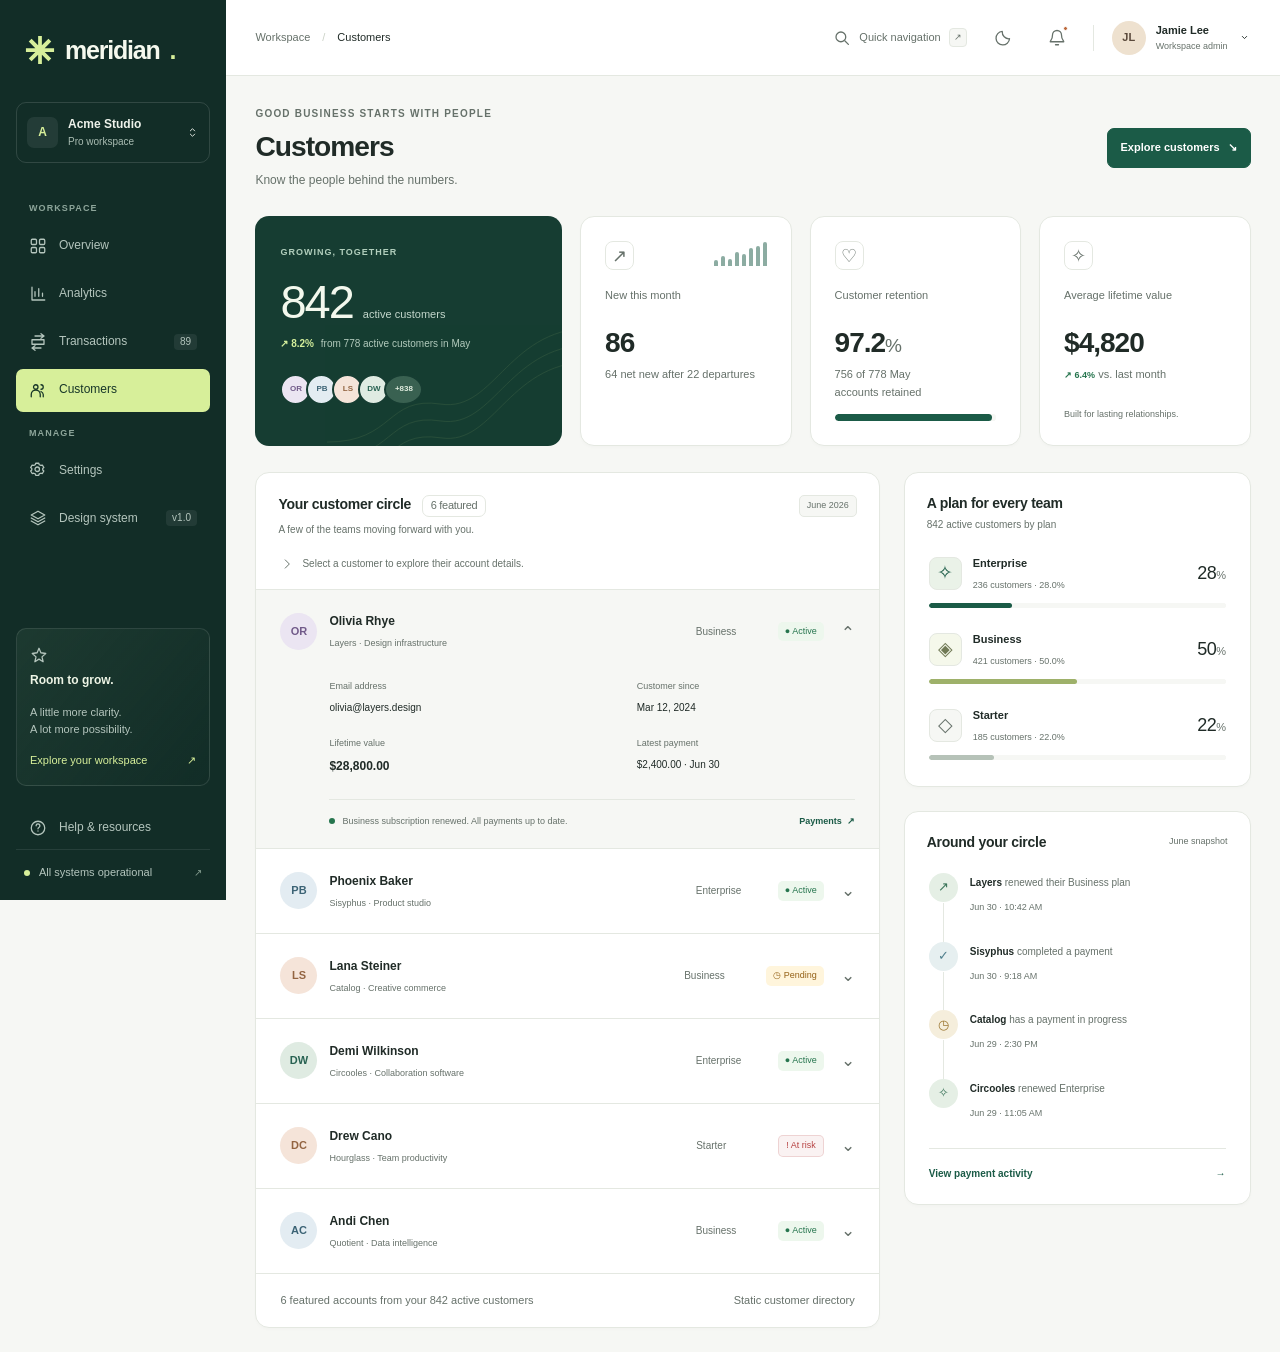
<file: customers.html>
<!doctype html>
<html lang="en">
<head>
  <meta charset="utf-8">
  <meta name="viewport" content="width=device-width, initial-scale=1">
  <meta name="description" content="Explore Acme Studio customer accounts, membership tiers, lifetime value, and recent account activity in Meridian.">
  <meta name="theme-color" content="#122d27">
  <title>Customers · Meridian</title>
  <link rel="icon" type="image/svg+xml" href="assets/icons/favicon.svg">
  <link rel="stylesheet" href="assets/css/styles.css">
</head>
<body>
  <a class="skip-link" href="#main-content">Skip to main content</a>
  <input class="drawer-toggle" type="checkbox" id="nav-toggle" aria-label="Open or close navigation">
  <label class="drawer-backdrop" for="nav-toggle"><span class="sr-only">Close navigation</span></label>
  <div class="app-shell">
    <aside class="sidebar" aria-label="Workspace sidebar">
      <a class="brand" href="index.html" aria-label="Meridian home">
        <svg class="brand-mark" viewBox="0 0 32 32" aria-hidden="true"><g fill="currentColor"><path d="M14 1h4v10l7-7 3 3-7 7h10v4H21l7 7-3 3-7-7v10h-4V21l-7 7-3-3 7-7H1v-4h10L4 7l3-3 7 7z"/></g></svg>
        meridian<span class="brand-dot">.</span>
      </a>
      <details class="workspace-switch">
        <summary><span class="workspace-symbol">A</span><span><span class="workspace-name">Acme Studio</span><span class="workspace-plan">Pro workspace</span></span><svg class="icon chevron" viewBox="0 0 24 24" aria-hidden="true"><path d="m8 9 4-4 4 4M8 15l4 4 4-4"/></svg></summary>
        <p class="workspace-note">You’re viewing the Acme Studio demonstration workspace. All figures are sample business data.</p>
      </details>
      <p class="nav-label">Workspace</p>
      <nav class="sidebar-nav" aria-label="Main navigation">
        <a class="nav-link" href="index.html"><svg class="icon" viewBox="0 0 24 24" aria-hidden="true"><rect x="3" y="3" width="7" height="7" rx="1.5"/><rect x="14" y="3" width="7" height="7" rx="1.5"/><rect x="3" y="14" width="7" height="7" rx="1.5"/><rect x="14" y="14" width="7" height="7" rx="1.5"/></svg>Overview</a>
        <a class="nav-link" href="analytics.html"><svg class="icon" viewBox="0 0 24 24" aria-hidden="true"><path d="M4 3v17h17M8 15V9m5 6V5m5 10v-4"/></svg>Analytics</a>
        <a class="nav-link" href="transactions.html"><svg class="icon" viewBox="0 0 24 24" aria-hidden="true"><path d="M8 4h12m-4-3 4 3-4 3M16 20H4m4-3-4 3 4 3M4 9h16v6H4z"/></svg>Transactions<span class="nav-count">89</span></a>
        <a class="nav-link" href="customers.html" aria-current="page"><svg class="icon" viewBox="0 0 24 24" aria-hidden="true"><circle cx="9" cy="8" r="3"/><path d="M3 21v-3a6 6 0 0 1 12 0v3m1-16a3 3 0 0 1 0 6m3 10v-3a5 5 0 0 0-3-4"/></svg>Customers</a>
      </nav>
      <p class="nav-label">Manage</p>
      <nav class="sidebar-nav" aria-label="Workspace management">
        <a class="nav-link" href="settings.html"><svg class="icon" viewBox="0 0 24 24" aria-hidden="true"><path d="m9 3-.7 2-2 .8-2.1-.4-2 3.4L3.7 10v2l-1.5 1.3 2 3.4 2.1-.4 2 .8.7 2h4l.7-2 2-.8 2.1.4 2-3.4-1.5-1.3v-2l1.5-1.2-2-3.4-2.1.4-2-.8-.7-2z"/><circle cx="11" cy="11" r="3"/></svg>Settings</a>
        <a class="nav-link" href="design-system.html"><svg class="icon" viewBox="0 0 24 24" aria-hidden="true"><path d="m12 3 9 5-9 5-9-5 9-5Zm-9 9 9 5 9-5M3 16l9 5 9-5"/></svg>Design system<span class="nav-count">v1.0</span></a>
      </nav>
      <div class="sidebar-bottom">
        <div class="plan-card"><svg class="icon" viewBox="0 0 24 24" aria-hidden="true"><path d="m12 3 2.5 6 6.5 1-5 4.5 1.5 6.5-5.5-3.5L6.5 21 8 14.5 3 10l6.5-1z"/></svg><p class="plan-title">Room to grow.</p><p>A little more clarity.<br>A lot more possibility.</p><a href="settings.html#organization">Explore your workspace <span aria-hidden="true">↗</span></a></div>
        <a class="nav-link" href="design-system.html#about"><svg class="icon" viewBox="0 0 24 24" aria-hidden="true"><circle cx="12" cy="12" r="9"/><path d="M9.5 9a2.5 2.5 0 1 1 4 2c-1 .5-1.5 1-1.5 2M12 16h.01"/></svg>Help &amp; resources</a>
        <div class="sidebar-footer"><span class="online-dot"></span>All systems operational <small>↗</small></div>
      </div>
    </aside>
    <header class="app-header">
      <div class="header-start">
        <label class="mobile-menu" for="nav-toggle"><svg class="icon" viewBox="0 0 24 24" aria-hidden="true"><path d="M4 6h16M4 12h16M4 18h16"/></svg><span class="sr-only">Toggle navigation</span></label>
        <nav class="breadcrumb" aria-label="Breadcrumb"><a class="breadcrumb-workspace" href="index.html">Workspace</a><span class="separator" aria-hidden="true">/</span><span class="current" aria-current="page">Customers</span></nav>
      </div>
      <div class="header-actions">
        <button class="search-shortcut" type="button" popovertarget="quick-nav"><svg class="icon" viewBox="0 0 24 24" aria-hidden="true"><circle cx="10.5" cy="10.5" r="6.5"/><path d="m16 16 4.5 4.5"/></svg>Quick navigation<kbd>↗</kbd></button>
        <label class="theme-control" title="Switch appearance (this page only)"><input type="checkbox" id="theme-toggle" aria-label="Use dark appearance on this page"><svg class="icon theme-moon" viewBox="0 0 24 24" aria-hidden="true"><path d="M20.7 13A9 9 0 0 1 11 3.3 9 9 0 1 0 20.7 13Z"/></svg><svg class="icon theme-sun" viewBox="0 0 24 24" aria-hidden="true"><circle cx="12" cy="12" r="4"/><path d="M12 2v2m0 16v2M2 12h2m16 0h2M5 5l1.5 1.5m11 11L19 19M5 19l1.5-1.5m11-11L19 5"/></svg></label>
        <button class="icon-button" type="button" popovertarget="notifications" aria-label="View sample notifications"><svg class="icon" viewBox="0 0 24 24" aria-hidden="true"><path d="M18 8a6 6 0 0 0-12 0c0 7-3 7-3 9h18c0-2-3-2-3-9M10 21h4"/></svg><span class="notification-dot"></span></button>
        <span class="header-divider" aria-hidden="true"></span>
        <details class="user-menu"><summary><span class="avatar">JL</span><span class="user-info"><span class="user-name">Jamie Lee</span><span class="user-role">Workspace admin</span></span><svg class="icon chevron" viewBox="0 0 24 24" aria-hidden="true"><path d="m8 10 4 4 4-4"/></svg></summary><div class="dropdown-panel"><p>jamie@acme.studio</p><a href="settings.html#profile">Your profile <span class="push-end" aria-hidden="true">↗</span></a><a href="settings.html#appearance">Appearance <span class="push-end" aria-hidden="true">↗</span></a><a href="design-system.html#about">About this workspace</a></div></details>
      </div>
    </header>
    <!-- PAGE CONTENT -->
<main id="main-content" class="main-content" tabindex="-1">
  <div class="page-heading">
    <div><p class="eyebrow">GOOD BUSINESS STARTS WITH PEOPLE</p><h1 class="page-title">Customers</h1><p class="page-description">Know the people behind the numbers.</p></div>
    <a class="button button-primary" href="#customer-directory">Explore customers <span aria-hidden="true">↘</span></a>
  </div>

  <section class="customer-overview" aria-label="June customer overview">
    <article class="customer-feature"><span class="eyebrow">GROWING, TOGETHER</span><div class="customer-feature-stat"><strong>842</strong><span>active customers</span></div><p><span class="feature-trend">↗ 8.2%</span> from 778 active customers in May</p><div class="customer-avatar-stack" aria-hidden="true"><span class="avatar avatar-lilac">OR</span><span class="avatar avatar-blue">PB</span><span class="avatar avatar-peach">LS</span><span class="avatar avatar-mint">DW</span><span class="avatar stack-more">+838</span></div><svg class="customer-feature-lines" viewBox="0 0 320 160" fill="none" aria-hidden="true"><path d="M0 150C80 150 70 95 135 105S215 10 320 15M0 170C80 170 70 115 135 125S215 30 320 35M0 190C80 190 70 135 135 145S215 50 320 55" stroke="currentColor"/></svg></article>
    <article class="card customer-mini-stat"><span class="metric-icon" aria-hidden="true">↗</span><p class="stat-label">New this month</p><strong class="stat-value">86</strong><p class="text-small text-muted">64 net new after 22 departures</p><div class="mini-bar-chart" aria-hidden="true"><span></span><span></span><span></span><span></span><span></span><span></span><span></span><span></span></div></article>
    <article class="card customer-mini-stat"><span class="metric-icon" aria-hidden="true">♡</span><p class="stat-label">Customer retention</p><strong class="stat-value">97.2<span class="stat-cents">%</span></strong><p class="text-small text-muted">756 of 778 May accounts retained</p><meter class="retention-meter" min="0" max="100" low="70" high="90" optimum="100" value="97.2" aria-label="Customer retention: 756 of 778 accounts, 97.2 percent">97.2 percent retained</meter></article>
    <article class="card customer-mini-stat"><span class="metric-icon" aria-hidden="true">✧</span><p class="stat-label">Average lifetime value</p><strong class="stat-value">$4,820</strong><p class="text-small"><span class="trend">6.4%</span> <span class="text-muted">vs. last month</span></p><span class="customer-stat-caption">Built for lasting relationships.</span></article>
  </section>

  <div class="customer-workspace">
    <section id="customer-directory" class="card customer-directory" aria-labelledby="directory-heading">
      <div class="card-header"><div><h2 id="directory-heading" class="card-title">Your customer circle <span class="count-pill">6 featured</span></h2><p class="card-description">A few of the teams moving forward with you.</p></div><span class="badge badge-neutral">June 2026</span></div>
      <div class="directory-note"><svg class="icon" viewBox="0 0 24 24" fill="none" stroke="currentColor" stroke-width="1.7" aria-hidden="true"><path d="m9 5 7 7-7 7"/></svg><p>Select a customer to explore their account details.</p></div>
      <div class="customer-list">
        <details class="customer-record" open><summary><span class="avatar avatar-lilac">OR</span><span class="customer-identity"><strong>Olivia Rhye</strong><span>Layers · Design infrastructure</span></span><span class="customer-tier">Business</span><span class="badge badge-success">● Active</span><span class="customer-chevron" aria-hidden="true">⌄</span></summary><div class="customer-expanded"><div class="customer-detail-grid"><div><span class="detail-label">Email address</span><a href="mailto:olivia@layers.design">olivia@layers.design</a></div><div><span class="detail-label">Customer since</span><time datetime="2024-03-12">Mar 12, 2024</time></div><div><span class="detail-label">Lifetime value</span><strong>$28,800.00</strong></div><div><span class="detail-label">Latest payment</span><span>$2,400.00 · Jun 30</span></div></div><div class="account-note"><span class="account-note-dot" aria-hidden="true"></span><p>Business subscription renewed. All payments up to date.</p><a href="transactions.html#transaction-ledger" class="section-link">Payments <span aria-hidden="true">↗</span></a></div></div></details>
        <details class="customer-record"><summary><span class="avatar avatar-blue">PB</span><span class="customer-identity"><strong>Phoenix Baker</strong><span>Sisyphus · Product studio</span></span><span class="customer-tier">Enterprise</span><span class="badge badge-success">● Active</span><span class="customer-chevron" aria-hidden="true">⌄</span></summary><div class="customer-expanded"><div class="customer-detail-grid"><div><span class="detail-label">Email address</span><a href="mailto:phoenix@sisyphus.com">phoenix@sisyphus.com</a></div><div><span class="detail-label">Customer since</span><time datetime="2023-11-08">Nov 8, 2023</time></div><div><span class="detail-label">Lifetime value</span><strong>$44,400.00</strong></div><div><span class="detail-label">Latest payment</span><span>$1,850.00 · Jun 30</span></div></div><div class="account-note"><span class="account-note-dot" aria-hidden="true"></span><p>Enterprise renewal settled by bank transfer.</p><a href="transactions.html#transaction-ledger" class="section-link">Payments <span aria-hidden="true">↗</span></a></div></div></details>
        <details class="customer-record"><summary><span class="avatar avatar-peach">LS</span><span class="customer-identity"><strong>Lana Steiner</strong><span>Catalog · Creative commerce</span></span><span class="customer-tier">Business</span><span class="badge badge-warning">◷ Pending</span><span class="customer-chevron" aria-hidden="true">⌄</span></summary><div class="customer-expanded"><div class="customer-detail-grid"><div><span class="detail-label">Email address</span><a href="mailto:lana@catalog.studio">lana@catalog.studio</a></div><div><span class="detail-label">Customer since</span><time datetime="2025-06-14">Jun 14, 2025</time></div><div><span class="detail-label">Lifetime value</span><strong>$11,760.00</strong></div><div><span class="detail-label">Latest payment</span><span>$980.00 · Pending Jun 29</span></div></div><div class="account-note"><span class="account-note-dot account-note-amber" aria-hidden="true"></span><p>June invoice is awaiting card settlement.</p><a href="transactions.html#transaction-ledger" class="section-link">Payments <span aria-hidden="true">↗</span></a></div></div></details>
        <details class="customer-record"><summary><span class="avatar avatar-mint">DW</span><span class="customer-identity"><strong>Demi Wilkinson</strong><span>Circooles · Collaboration software</span></span><span class="customer-tier">Enterprise</span><span class="badge badge-success">● Active</span><span class="customer-chevron" aria-hidden="true">⌄</span></summary><div class="customer-expanded"><div class="customer-detail-grid"><div><span class="detail-label">Email address</span><a href="mailto:demi@circooles.com">demi@circooles.com</a></div><div><span class="detail-label">Customer since</span><time datetime="2024-02-21">Feb 21, 2024</time></div><div><span class="detail-label">Lifetime value</span><strong>$57,600.00</strong></div><div><span class="detail-label">Latest payment</span><span>$3,200.00 · Jun 29</span></div></div><div class="account-note"><span class="account-note-dot" aria-hidden="true"></span><p>Enterprise subscription renewed. Priority support included.</p><a href="transactions.html#transaction-ledger" class="section-link">Payments <span aria-hidden="true">↗</span></a></div></div></details>
        <details class="customer-record"><summary><span class="avatar avatar-peach">DC</span><span class="customer-identity"><strong>Drew Cano</strong><span>Hourglass · Team productivity</span></span><span class="customer-tier">Starter</span><span class="badge badge-danger">! At risk</span><span class="customer-chevron" aria-hidden="true">⌄</span></summary><div class="customer-expanded"><div class="customer-detail-grid"><div><span class="detail-label">Email address</span><a href="mailto:drew@hourglass.app">drew@hourglass.app</a></div><div><span class="detail-label">Customer since</span><time datetime="2025-10-02">Oct 2, 2025</time></div><div><span class="detail-label">Lifetime value</span><strong>$6,000.00</strong></div><div><span class="detail-label">Latest payment</span><span>$750.00 · Failed Jun 28</span></div></div><div class="account-note"><span class="account-note-dot account-note-red" aria-hidden="true"></span><p>Card declined. Account requires a payment method update.</p><a href="transactions.html#transaction-ledger" class="section-link">Payments <span aria-hidden="true">↗</span></a></div></div></details>
        <details class="customer-record"><summary><span class="avatar avatar-blue">AC</span><span class="customer-identity"><strong>Andi Chen</strong><span>Quotient · Data intelligence</span></span><span class="customer-tier">Business</span><span class="badge badge-success">● Active</span><span class="customer-chevron" aria-hidden="true">⌄</span></summary><div class="customer-expanded"><div class="customer-detail-grid"><div><span class="detail-label">Email address</span><a href="mailto:andi@quotient.io">andi@quotient.io</a></div><div><span class="detail-label">Customer since</span><time datetime="2025-01-17">Jan 17, 2025</time></div><div><span class="detail-label">Lifetime value</span><strong>$18,000.00</strong></div><div><span class="detail-label">Latest payment</span><span>$1,200.00 · Jun 28</span></div></div><div class="account-note"><span class="account-note-dot" aria-hidden="true"></span><p>Business subscription renewed. All payments up to date.</p><a href="transactions.html#transaction-ledger" class="section-link">Payments <span aria-hidden="true">↗</span></a></div></div></details>
      </div>
      <div class="directory-footer"><span class="text-small text-muted">6 featured accounts from your 842 active customers</span><span class="text-small">Static customer directory</span></div>
    </section>

    <aside class="customer-insights" aria-label="Customer insights">
      <section class="card customer-mix" aria-labelledby="mix-heading"><div class="card-header"><div><h2 id="mix-heading" class="card-title">A plan for every team</h2><p class="card-description">842 active customers by plan</p></div></div><div class="tier-breakdown"><div><span class="tier-symbol tier-symbol-enterprise" aria-hidden="true">✧</span><div><strong>Enterprise</strong><span>236 customers · 28.0%</span></div><strong>28<span>%</span></strong></div><progress class="tier-progress tier-enterprise" value="236" max="842" aria-label="Enterprise accounts: 236 of 842">236 of 842</progress><div><span class="tier-symbol tier-symbol-business" aria-hidden="true">◈</span><div><strong>Business</strong><span>421 customers · 50.0%</span></div><strong>50<span>%</span></strong></div><progress class="tier-progress tier-business" value="421" max="842" aria-label="Business accounts: 421 of 842">421 of 842</progress><div><span class="tier-symbol tier-symbol-starter" aria-hidden="true">◇</span><div><strong>Starter</strong><span>185 customers · 22.0%</span></div><strong>22<span>%</span></strong></div><progress class="tier-progress tier-starter" value="185" max="842" aria-label="Starter accounts: 185 of 842">185 of 842</progress></div></section>
      <section class="card customer-timeline" aria-labelledby="customer-activity-heading"><div class="card-header"><h2 id="customer-activity-heading" class="card-title">Around your circle</h2><span class="live-label">June snapshot</span></div><ol class="activity-timeline"><li><span class="timeline-icon timeline-mint" aria-hidden="true">↗</span><div><p><strong>Layers</strong> renewed their Business plan</p><time datetime="2026-06-30T10:42">Jun 30 · 10:42 AM</time></div></li><li><span class="timeline-icon timeline-blue" aria-hidden="true">✓</span><div><p><strong>Sisyphus</strong> completed a payment</p><time datetime="2026-06-30T09:18">Jun 30 · 9:18 AM</time></div></li><li><span class="timeline-icon timeline-amber" aria-hidden="true">◷</span><div><p><strong>Catalog</strong> has a payment in progress</p><time datetime="2026-06-29T14:30">Jun 29 · 2:30 PM</time></div></li><li><span class="timeline-icon timeline-mint" aria-hidden="true">✧</span><div><p><strong>Circooles</strong> renewed Enterprise</p><time datetime="2026-06-29T11:05">Jun 29 · 11:05 AM</time></div></li></ol><a href="transactions.html" class="section-link activity-footer">View payment activity <span aria-hidden="true">→</span></a></section>
    </aside>
  </div>
</main>


    <!-- END PAGE CONTENT -->
  </div>
  <div id="quick-nav" popover><div class="popover-heading"><h2>Find your way</h2><button class="icon-button" type="button" popovertarget="quick-nav" popovertargetaction="hide" aria-label="Close navigation">×</button></div><nav class="quick-links" aria-label="Quick navigation"><a href="index.html">Business overview <span aria-hidden="true">↗</span></a><a href="analytics.html">Analytics &amp; insights <span aria-hidden="true">↗</span></a><a href="transactions.html">Transaction records <span aria-hidden="true">↗</span></a><a href="customers.html">Customer directory <span aria-hidden="true">↗</span></a><a href="settings.html">Workspace settings <span aria-hidden="true">↗</span></a></nav></div>
  <div id="notifications" popover><div class="popover-heading"><h2>Workspace updates</h2><button class="icon-button" type="button" popovertarget="notifications" popovertargetaction="hide" aria-label="Close updates">×</button></div><p class="eyebrow">SAMPLE ACTIVITY · JUNE 30, 2026</p><div class="stack"><article class="alert"><span aria-hidden="true">↗</span><div><strong>Your June report is ready</strong><p>Revenue reached $128,430, up 13% from May.</p><a class="section-link" href="analytics.html">Explore the numbers ↗</a></div></article><article class="alert"><span aria-hidden="true">♧</span><div><strong>64 net new active customers</strong><p>Your active customer base is now 842.</p><a class="section-link" href="customers.html">View customer directory ↗</a></div></article><p class="popover-copy">A curated snapshot of this demonstration workspace. Updates are not retrieved live.</p></div></div>
</body>
</html>
</file>
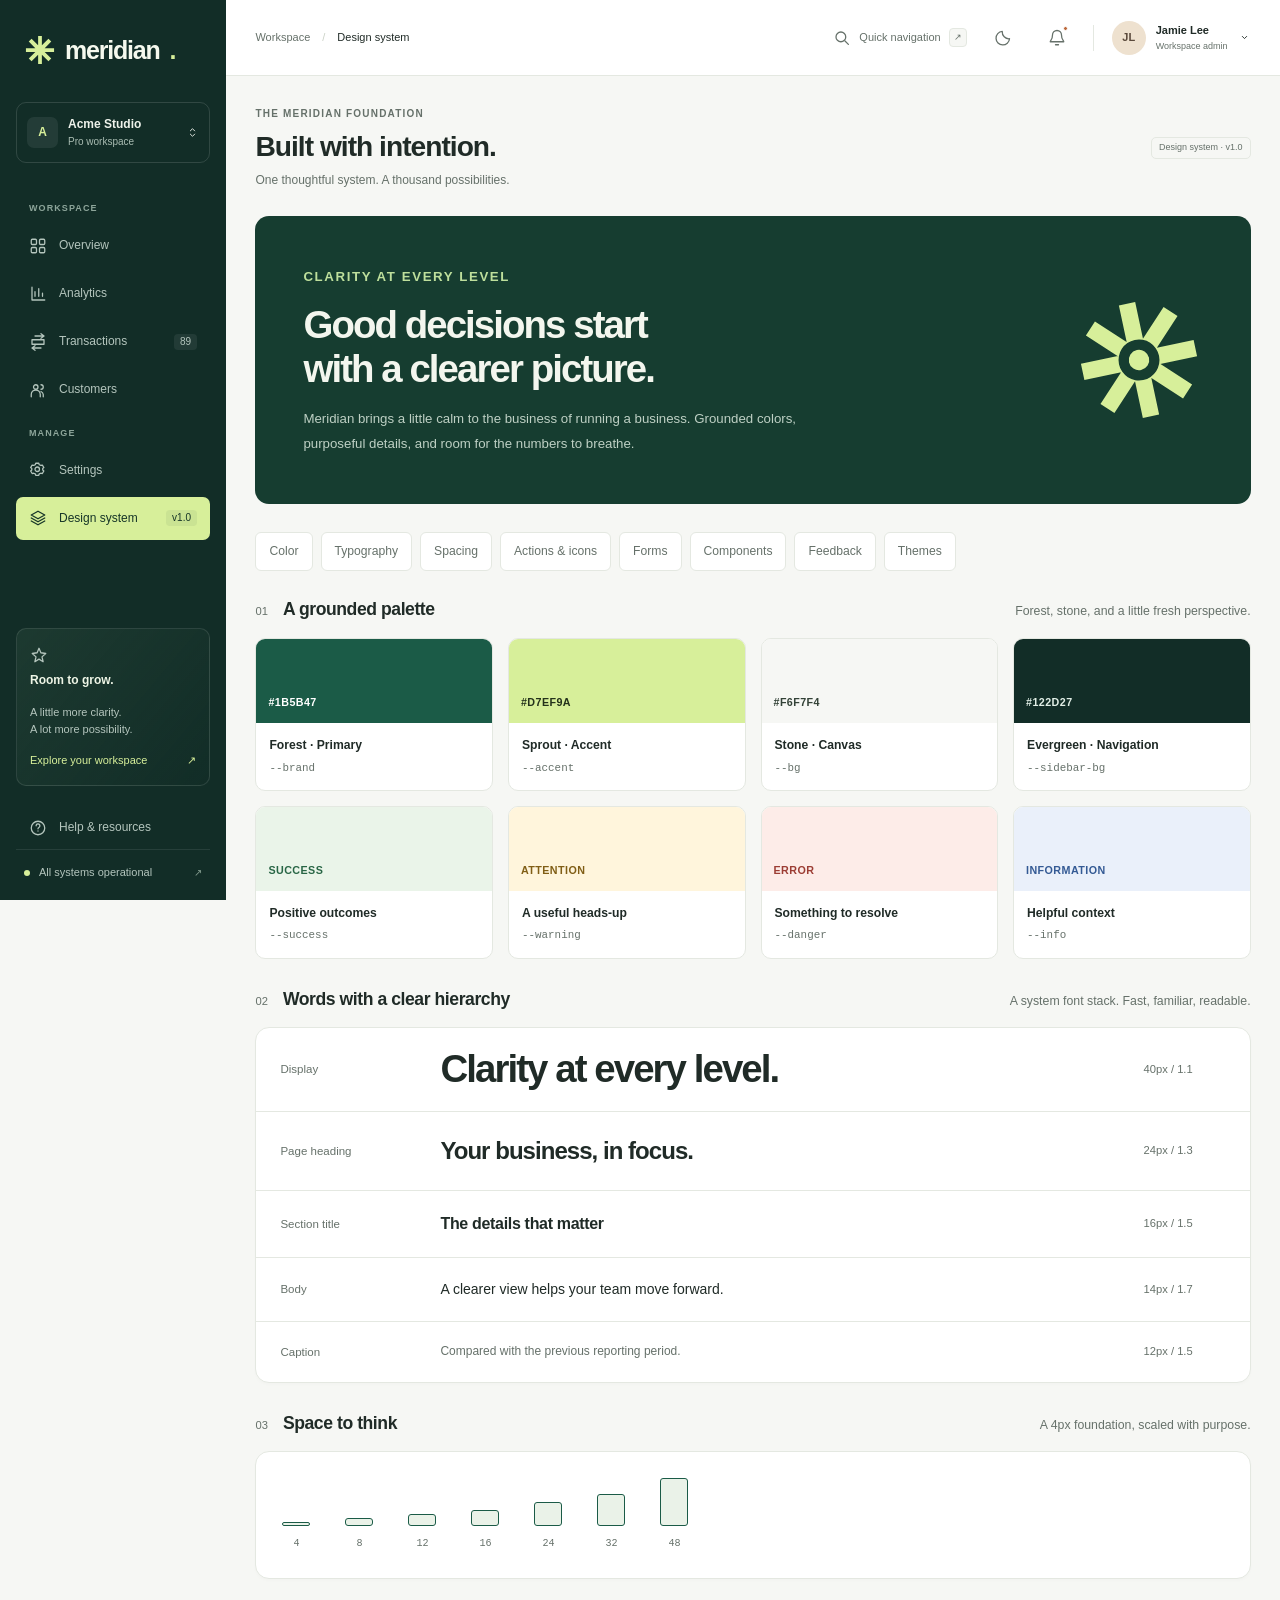
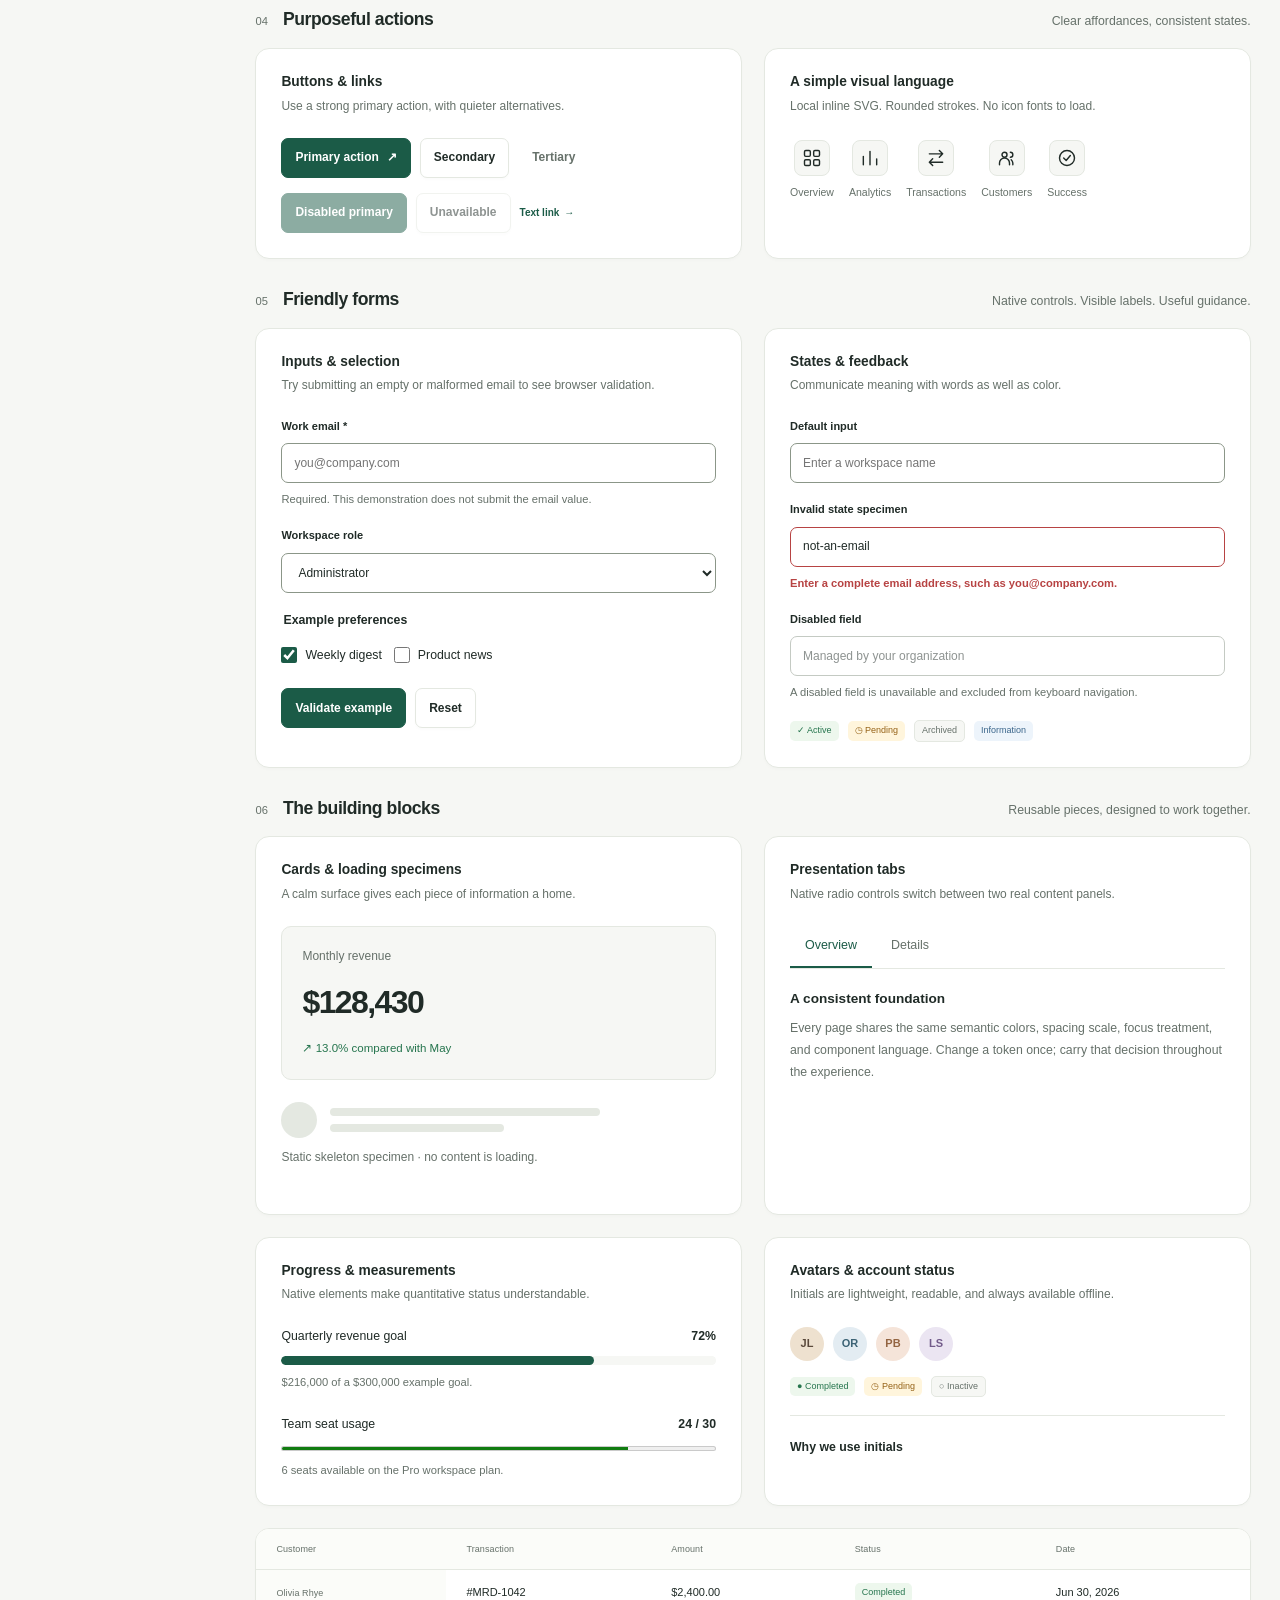
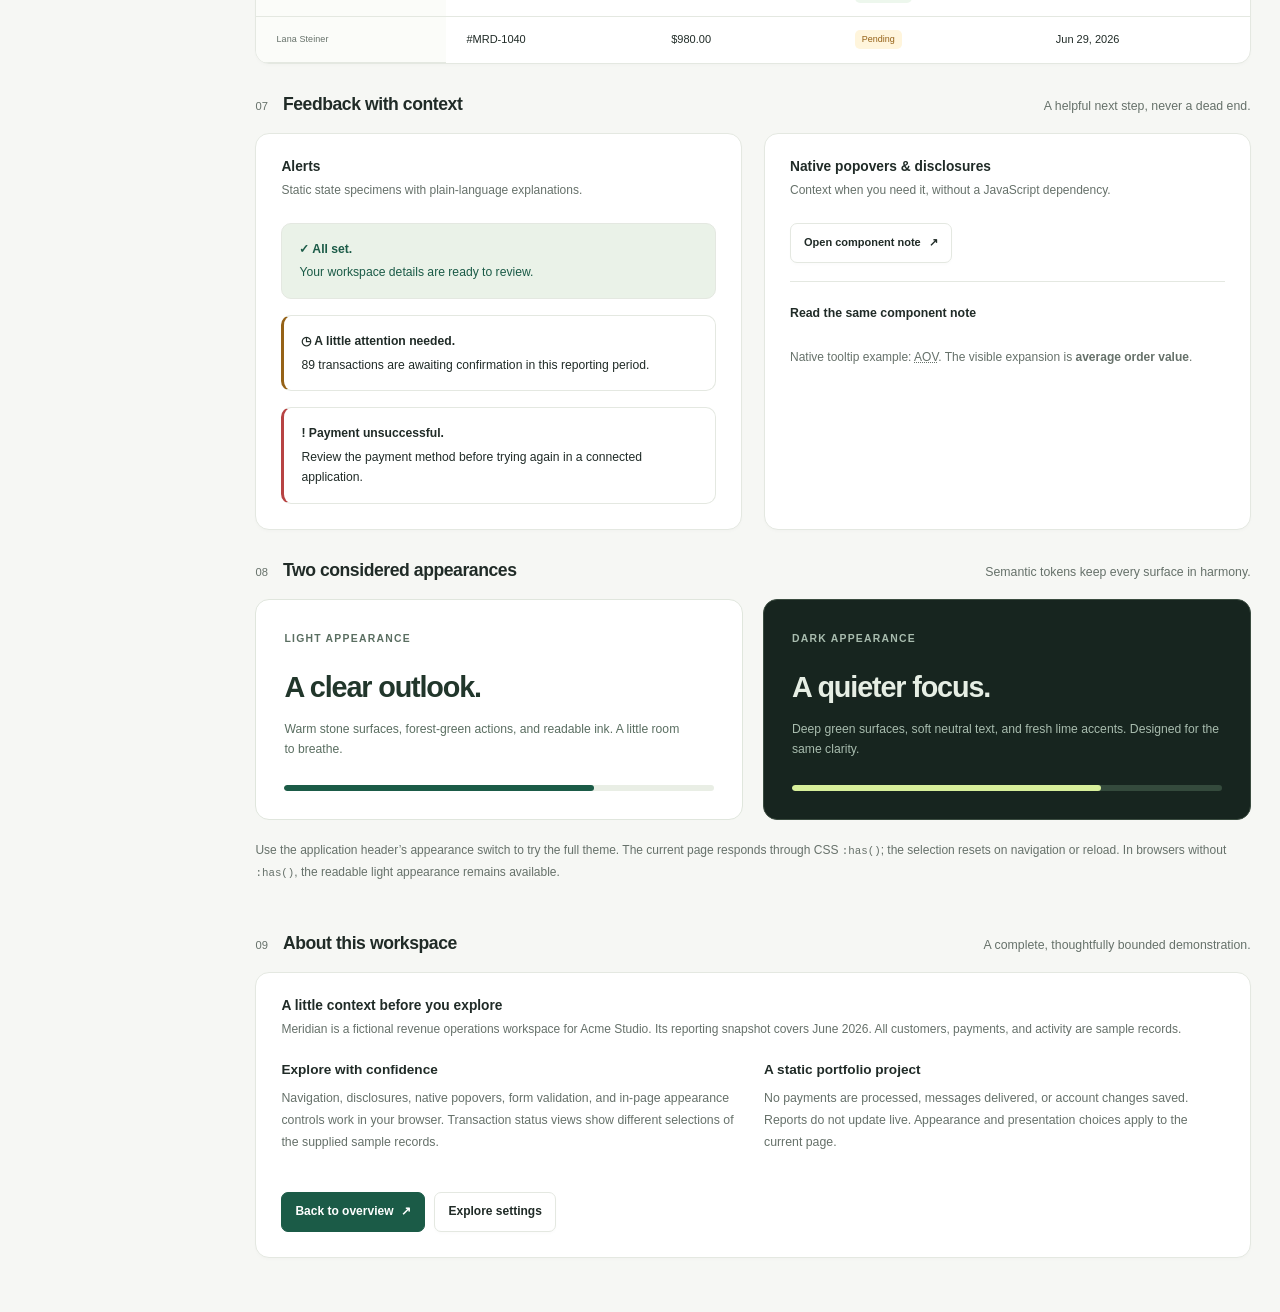
<file: design-system.html>
<!doctype html>
<html lang="en">
<head>
  <meta charset="utf-8">
  <meta name="viewport" content="width=device-width, initial-scale=1">
  <meta name="description" content="Explore Meridian design tokens, accessible reusable components, typography, and light and dark appearances.">
  <meta name="theme-color" content="#122d27">
  <title>Design system · Meridian</title>
  <link rel="icon" type="image/svg+xml" href="assets/icons/favicon.svg">
  <link rel="stylesheet" href="assets/css/styles.css">
</head>
<body>
  <a class="skip-link" href="#main-content">Skip to main content</a>
  <input class="drawer-toggle" type="checkbox" id="nav-toggle" aria-label="Open or close navigation">
  <label class="drawer-backdrop" for="nav-toggle"><span class="sr-only">Close navigation</span></label>
  <div class="app-shell">
    <aside class="sidebar" aria-label="Workspace sidebar">
      <a class="brand" href="index.html" aria-label="Meridian home">
        <svg class="brand-mark" viewBox="0 0 32 32" aria-hidden="true"><g fill="currentColor"><path d="M14 1h4v10l7-7 3 3-7 7h10v4H21l7 7-3 3-7-7v10h-4V21l-7 7-3-3 7-7H1v-4h10L4 7l3-3 7 7z"/></g></svg>
        meridian<span class="brand-dot">.</span>
      </a>
      <details class="workspace-switch">
        <summary><span class="workspace-symbol">A</span><span><span class="workspace-name">Acme Studio</span><span class="workspace-plan">Pro workspace</span></span><svg class="icon chevron" viewBox="0 0 24 24" aria-hidden="true"><path d="m8 9 4-4 4 4M8 15l4 4 4-4"/></svg></summary>
        <p class="workspace-note">You’re viewing the Acme Studio demonstration workspace. All figures are sample business data.</p>
      </details>
      <p class="nav-label">Workspace</p>
      <nav class="sidebar-nav" aria-label="Main navigation">
        <a class="nav-link" href="index.html"><svg class="icon" viewBox="0 0 24 24" aria-hidden="true"><rect x="3" y="3" width="7" height="7" rx="1.5"/><rect x="14" y="3" width="7" height="7" rx="1.5"/><rect x="3" y="14" width="7" height="7" rx="1.5"/><rect x="14" y="14" width="7" height="7" rx="1.5"/></svg>Overview</a>
        <a class="nav-link" href="analytics.html"><svg class="icon" viewBox="0 0 24 24" aria-hidden="true"><path d="M4 3v17h17M8 15V9m5 6V5m5 10v-4"/></svg>Analytics</a>
        <a class="nav-link" href="transactions.html"><svg class="icon" viewBox="0 0 24 24" aria-hidden="true"><path d="M8 4h12m-4-3 4 3-4 3M16 20H4m4-3-4 3 4 3M4 9h16v6H4z"/></svg>Transactions<span class="nav-count">89</span></a>
        <a class="nav-link" href="customers.html"><svg class="icon" viewBox="0 0 24 24" aria-hidden="true"><circle cx="9" cy="8" r="3"/><path d="M3 21v-3a6 6 0 0 1 12 0v3m1-16a3 3 0 0 1 0 6m3 10v-3a5 5 0 0 0-3-4"/></svg>Customers</a>
      </nav>
      <p class="nav-label">Manage</p>
      <nav class="sidebar-nav" aria-label="Workspace management">
        <a class="nav-link" href="settings.html"><svg class="icon" viewBox="0 0 24 24" aria-hidden="true"><path d="m9 3-.7 2-2 .8-2.1-.4-2 3.4L3.7 10v2l-1.5 1.3 2 3.4 2.1-.4 2 .8.7 2h4l.7-2 2-.8 2.1.4 2-3.4-1.5-1.3v-2l1.5-1.2-2-3.4-2.1.4-2-.8-.7-2z"/><circle cx="11" cy="11" r="3"/></svg>Settings</a>
        <a class="nav-link" href="design-system.html" aria-current="page"><svg class="icon" viewBox="0 0 24 24" aria-hidden="true"><path d="m12 3 9 5-9 5-9-5 9-5Zm-9 9 9 5 9-5M3 16l9 5 9-5"/></svg>Design system<span class="nav-count">v1.0</span></a>
      </nav>
      <div class="sidebar-bottom">
        <div class="plan-card"><svg class="icon" viewBox="0 0 24 24" aria-hidden="true"><path d="m12 3 2.5 6 6.5 1-5 4.5 1.5 6.5-5.5-3.5L6.5 21 8 14.5 3 10l6.5-1z"/></svg><p class="plan-title">Room to grow.</p><p>A little more clarity.<br>A lot more possibility.</p><a href="settings.html#organization">Explore your workspace <span aria-hidden="true">↗</span></a></div>
        <a class="nav-link" href="design-system.html#about"><svg class="icon" viewBox="0 0 24 24" aria-hidden="true"><circle cx="12" cy="12" r="9"/><path d="M9.5 9a2.5 2.5 0 1 1 4 2c-1 .5-1.5 1-1.5 2M12 16h.01"/></svg>Help &amp; resources</a>
        <div class="sidebar-footer"><span class="online-dot"></span>All systems operational <small>↗</small></div>
      </div>
    </aside>
    <header class="app-header">
      <div class="header-start">
        <label class="mobile-menu" for="nav-toggle"><svg class="icon" viewBox="0 0 24 24" aria-hidden="true"><path d="M4 6h16M4 12h16M4 18h16"/></svg><span class="sr-only">Toggle navigation</span></label>
        <nav class="breadcrumb" aria-label="Breadcrumb"><a class="breadcrumb-workspace" href="index.html">Workspace</a><span class="separator" aria-hidden="true">/</span><span class="current" aria-current="page">Design system</span></nav>
      </div>
      <div class="header-actions">
        <button class="search-shortcut" type="button" popovertarget="quick-nav"><svg class="icon" viewBox="0 0 24 24" aria-hidden="true"><circle cx="10.5" cy="10.5" r="6.5"/><path d="m16 16 4.5 4.5"/></svg>Quick navigation<kbd>↗</kbd></button>
        <label class="theme-control" title="Switch appearance (this page only)"><input type="checkbox" id="theme-toggle" aria-label="Use dark appearance on this page"><svg class="icon theme-moon" viewBox="0 0 24 24" aria-hidden="true"><path d="M20.7 13A9 9 0 0 1 11 3.3 9 9 0 1 0 20.7 13Z"/></svg><svg class="icon theme-sun" viewBox="0 0 24 24" aria-hidden="true"><circle cx="12" cy="12" r="4"/><path d="M12 2v2m0 16v2M2 12h2m16 0h2M5 5l1.5 1.5m11 11L19 19M5 19l1.5-1.5m11-11L19 5"/></svg></label>
        <button class="icon-button" type="button" popovertarget="notifications" aria-label="View sample notifications"><svg class="icon" viewBox="0 0 24 24" aria-hidden="true"><path d="M18 8a6 6 0 0 0-12 0c0 7-3 7-3 9h18c0-2-3-2-3-9M10 21h4"/></svg><span class="notification-dot"></span></button>
        <span class="header-divider" aria-hidden="true"></span>
        <details class="user-menu"><summary><span class="avatar">JL</span><span class="user-info"><span class="user-name">Jamie Lee</span><span class="user-role">Workspace admin</span></span><svg class="icon chevron" viewBox="0 0 24 24" aria-hidden="true"><path d="m8 10 4 4 4-4"/></svg></summary><div class="dropdown-panel"><p>jamie@acme.studio</p><a href="settings.html#profile">Your profile <span class="push-end" aria-hidden="true">↗</span></a><a href="settings.html#appearance">Appearance <span class="push-end" aria-hidden="true">↗</span></a><a href="design-system.html#about">About this workspace</a></div></details>
      </div>
    </header>
    <!-- PAGE CONTENT -->
<main id="main-content" class="main-content" tabindex="-1">
  <header class="page-heading">
    <div><p class="eyebrow">THE MERIDIAN FOUNDATION</p><h1 class="page-title">Built with intention.</h1><p class="page-description">One thoughtful system. A thousand possibilities.</p></div>
    <span class="badge badge-neutral">Design system · v1.0</span>
  </header>

  <section class="system-hero" aria-labelledby="system-brand-title">
    <div><p class="eyebrow">CLARITY AT EVERY LEVEL</p><h2 id="system-brand-title">Good decisions start<br>with a clearer picture.</h2><p>Meridian brings a little calm to the business of running a business. Grounded colors, purposeful details, and room for the numbers to breathe.</p></div>
    <svg class="system-hero-mark" viewBox="0 0 100 100" fill="none" aria-hidden="true"><path d="M50 5v90M5 50h90M18 18l64 64M18 82l64-64" stroke="currentColor" stroke-width="13"/><circle cx="50" cy="50" r="16" fill="#163d30"/><circle cx="50" cy="50" r="8" fill="currentColor"/></svg>
  </section>

  <nav class="system-nav" aria-label="Design system sections"><a href="#colors">Color</a><a href="#typography">Typography</a><a href="#spacing">Spacing</a><a href="#actions">Actions &amp; icons</a><a href="#forms">Forms</a><a href="#components">Components</a><a href="#feedback">Feedback</a><a href="#themes">Themes</a></nav>

  <section class="system-section" id="colors" aria-labelledby="system-color-title">
    <header><span>01</span><h2 id="system-color-title">A grounded palette</h2><p>Forest, stone, and a little fresh perspective.</p></header>
    <div class="system-palette">
      <article class="system-color"><div class="system-color-swatch system-swatch-forest">#1B5B47</div><div class="system-color-meta"><strong>Forest · Primary</strong><code>--brand</code></div></article>
      <article class="system-color"><div class="system-color-swatch system-swatch-lime">#D7EF9A</div><div class="system-color-meta"><strong>Sprout · Accent</strong><code>--accent</code></div></article>
      <article class="system-color"><div class="system-color-swatch system-swatch-stone">#F6F7F4</div><div class="system-color-meta"><strong>Stone · Canvas</strong><code>--bg</code></div></article>
      <article class="system-color"><div class="system-color-swatch system-swatch-ink">#122D27</div><div class="system-color-meta"><strong>Evergreen · Navigation</strong><code>--sidebar-bg</code></div></article>
      <article class="system-color"><div class="system-color-swatch system-swatch-success">SUCCESS</div><div class="system-color-meta"><strong>Positive outcomes</strong><code>--success</code></div></article>
      <article class="system-color"><div class="system-color-swatch system-swatch-warning">ATTENTION</div><div class="system-color-meta"><strong>A useful heads-up</strong><code>--warning</code></div></article>
      <article class="system-color"><div class="system-color-swatch system-swatch-danger">ERROR</div><div class="system-color-meta"><strong>Something to resolve</strong><code>--danger</code></div></article>
      <article class="system-color"><div class="system-color-swatch system-swatch-info">INFORMATION</div><div class="system-color-meta"><strong>Helpful context</strong><code>--info</code></div></article>
    </div>
  </section>

  <section class="system-section" id="typography" aria-labelledby="system-type-title">
    <header><span>02</span><h2 id="system-type-title">Words with a clear hierarchy</h2><p>A system font stack. Fast, familiar, readable.</p></header>
    <div class="card"><table class="system-type-table"><caption class="settings-sr-only">Meridian typography scale using Segoe UI and system sans-serif fallbacks</caption><tbody>
      <tr><th scope="row">Display</th><td class="system-type-display">Clarity at every level.</td><td>40px / 1.1</td></tr>
      <tr><th scope="row">Page heading</th><td class="system-type-heading">Your business, in focus.</td><td>24px / 1.3</td></tr>
      <tr><th scope="row">Section title</th><td class="system-type-title">The details that matter</td><td>16px / 1.5</td></tr>
      <tr><th scope="row">Body</th><td class="system-type-body">A clearer view helps your team move forward.</td><td>14px / 1.7</td></tr>
      <tr><th scope="row">Caption</th><td class="system-type-caption">Compared with the previous reporting period.</td><td>12px / 1.5</td></tr>
    </tbody></table></div>
  </section>

  <section class="system-section" id="spacing" aria-labelledby="system-spacing-title">
    <header><span>03</span><h2 id="system-spacing-title">Space to think</h2><p>A 4px foundation, scaled with purpose.</p></header>
    <div class="card system-spacing" aria-label="Spacing scale in pixels"><div class="system-spacing-item"><span class="system-space-4"></span><code>4</code></div><div class="system-spacing-item"><span class="system-space-8"></span><code>8</code></div><div class="system-spacing-item"><span class="system-space-12"></span><code>12</code></div><div class="system-spacing-item"><span class="system-space-16"></span><code>16</code></div><div class="system-spacing-item"><span class="system-space-24"></span><code>24</code></div><div class="system-spacing-item"><span class="system-space-32"></span><code>32</code></div><div class="system-spacing-item"><span class="system-space-48"></span><code>48</code></div></div>
  </section>

  <section class="system-section" id="actions" aria-labelledby="system-actions-title">
    <header><span>04</span><h2 id="system-actions-title">Purposeful actions</h2><p>Clear affordances, consistent states.</p></header>
    <div class="system-two-column">
      <article class="card system-component"><h3>Buttons &amp; links</h3><p>Use a strong primary action, with quieter alternatives.</p><div class="system-example-row"><a class="button button-primary" href="settings.html">Primary action <span aria-hidden="true">↗</span></a><a class="button button-secondary" href="analytics.html">Secondary</a><a class="button button-ghost" href="transactions.html">Tertiary</a></div><div class="system-example-row"><button class="button button-primary" disabled>Disabled primary</button><button class="button button-secondary" disabled>Unavailable</button><a href="customers.html" class="section-link">Text link <span aria-hidden="true">→</span></a></div></article>
      <article class="card system-component"><h3>A simple visual language</h3><p>Local inline SVG. Rounded strokes. No icon fonts to load.</p><div class="system-icon-gallery">
        <figure><svg viewBox="0 0 24 24" fill="none" stroke-width="1.7" stroke-linecap="round" stroke-linejoin="round" aria-hidden="true"><rect x="3" y="3" width="7" height="7" rx="1.5"/><rect x="14" y="3" width="7" height="7" rx="1.5"/><rect x="3" y="14" width="7" height="7" rx="1.5"/><rect x="14" y="14" width="7" height="7" rx="1.5"/></svg><figcaption>Overview</figcaption></figure>
        <figure><svg viewBox="0 0 24 24" fill="none" stroke-width="1.7" stroke-linecap="round" stroke-linejoin="round" aria-hidden="true"><path d="M4 20V10m8 10V4m8 16v-7"/></svg><figcaption>Analytics</figcaption></figure>
        <figure><svg viewBox="0 0 24 24" fill="none" stroke-width="1.7" stroke-linecap="round" stroke-linejoin="round" aria-hidden="true"><path d="M4 7h16m-4-4 4 4-4 4M20 17H4m4-4-4 4 4 4"/></svg><figcaption>Transactions</figcaption></figure>
        <figure><svg viewBox="0 0 24 24" fill="none" stroke-width="1.7" stroke-linecap="round" stroke-linejoin="round" aria-hidden="true"><circle cx="9" cy="8" r="3"/><path d="M3 20v-2a6 6 0 0 1 12 0v2m1-15a3 3 0 0 1 0 6m3 9v-2a6 6 0 0 0-2-4"/></svg><figcaption>Customers</figcaption></figure>
        <figure><svg viewBox="0 0 24 24" fill="none" stroke-width="1.7" stroke-linecap="round" stroke-linejoin="round" aria-hidden="true"><path d="m8 12 3 3 5-6"/><circle cx="12" cy="12" r="9"/></svg><figcaption>Success</figcaption></figure>
      </div></article>
    </div>
  </section>

  <section class="system-section" id="forms" aria-labelledby="system-forms-title">
    <header><span>05</span><h2 id="system-forms-title">Friendly forms</h2><p>Native controls. Visible labels. Useful guidance.</p></header>
    <div class="system-two-column">
      <article class="card system-component"><h3>Inputs &amp; selection</h3><p>Try submitting an empty or malformed email to see browser validation.</p><form action="#system-validated" method="get" class="system-demo-form"><div class="field"><label for="system-email">Work email <span aria-hidden="true">*</span></label><input class="input" type="email" id="system-email" placeholder="you@company.com" required aria-describedby="system-email-help"><small id="system-email-help">Required. This demonstration does not submit the email value.</small></div><div class="field"><label for="system-role">Workspace role</label><select class="select" id="system-role"><option>Administrator</option><option>Analyst</option><option>Viewer</option></select></div><fieldset><legend>Example preferences</legend><label><input type="checkbox" checked> Weekly digest</label><label><input type="checkbox"> Product news</label></fieldset><div class="system-example-row"><button class="button button-primary" type="submit">Validate example</button><button class="button button-secondary" type="reset">Reset</button></div><p class="system-form-message" id="system-validated" role="status">Browser validation passed. No email was submitted or saved.</p></form></article>
      <article class="card system-component"><h3>States &amp; feedback</h3><p>Communicate meaning with words as well as color.</p><div class="system-demo-form"><div class="field"><label for="system-default">Default input</label><input class="input" id="system-default" placeholder="Enter a workspace name"></div><div class="field"><label for="system-invalid">Invalid state specimen</label><input class="input system-state-invalid" id="system-invalid" value="not-an-email" aria-invalid="true" aria-describedby="system-invalid-help"><span class="system-demo-error" id="system-invalid-help">Enter a complete email address, such as you@company.com.</span></div><div class="field"><label for="system-disabled">Disabled field</label><input class="input" id="system-disabled" value="Managed by your organization" disabled><small>A disabled field is unavailable and excluded from keyboard navigation.</small></div><div class="system-example-row"><span class="badge badge-success">✓ Active</span><span class="badge badge-warning">◷ Pending</span><span class="badge badge-neutral">Archived</span><span class="badge badge-info">Information</span></div></div></article>
    </div>
  </section>

  <section class="system-section" id="components" aria-labelledby="system-components-title">
    <header><span>06</span><h2 id="system-components-title">The building blocks</h2><p>Reusable pieces, designed to work together.</p></header>
    <div class="system-two-column">
      <article class="card system-component"><h3>Cards &amp; loading specimens</h3><p>A calm surface gives each piece of information a home.</p><div class="system-demo-metric"><p>Monthly revenue</p><strong>$128,430<span class="settings-sr-only"> US dollars</span></strong><span>↗ 13.0% compared with May</span></div><div class="system-skeleton" aria-hidden="true"><span></span><div><i></i><i></i></div></div><p class="system-skeleton-label">Static skeleton specimen · no content is loading.</p></article>
      <article class="card system-component system-tab-demo"><h3>Presentation tabs</h3><p>Native radio controls switch between two real content panels.</p><div class="system-preview-tabs" role="group" aria-label="Component preview panels"><label><input type="radio" id="system-tab-overview" name="system-tabs" checked>Overview</label><label><input type="radio" id="system-tab-details" name="system-tabs">Details</label></div><div class="system-tab-content system-tab-overview"><h4>A consistent foundation</h4><p>Every page shares the same semantic colors, spacing scale, focus treatment, and component language. Change a token once; carry that decision throughout the experience.</p></div><div class="system-tab-content system-tab-details"><dl><dt>Technology</dt><dd>HTML5 &amp; CSS3</dd><dt>Dependencies</dt><dd>None</dd><dt>Spacing foundation</dt><dd>4 pixels</dd><dt>Theme persistence</dt><dd>Current page only</dd></dl></div></article>
      <article class="card system-component"><h3>Progress &amp; measurements</h3><p>Native elements make quantitative status understandable.</p><div class="system-progress-example"><label for="system-progress">Quarterly revenue goal <strong>72%</strong></label><progress id="system-progress" value="72" max="100">72%</progress><small>$216,000 of a $300,000 example goal.</small></div><div class="system-progress-example"><label for="system-meter">Team seat usage <strong>24 / 30</strong></label><meter id="system-meter" min="0" max="30" low="10" high="26" optimum="15" value="24">24 of 30 seats</meter><small>6 seats available on the Pro workspace plan.</small></div></article>
      <article class="card system-component"><h3>Avatars &amp; account status</h3><p>Initials are lightweight, readable, and always available offline.</p><div class="system-example-row"><span class="avatar" aria-label="Jamie Lee">JL</span><span class="avatar avatar-blue" aria-label="Olivia Rhye">OR</span><span class="avatar avatar-peach" aria-label="Phoenix Baker">PB</span><span class="avatar avatar-lilac" aria-label="Lana Steiner">LS</span></div><div class="system-example-row"><span class="badge badge-success">● Completed</span><span class="badge badge-warning">◷ Pending</span><span class="badge badge-neutral">○ Inactive</span></div><details class="system-disclosure"><summary>Why we use initials</summary><p>Names and initials carry account identity without remote portrait requests. A photographic avatar can be added later with a descriptive alternative and fixed dimensions.</p></details></article>
    </div>
    <div class="card table-wrap system-table-specimen"><table class="data-table"><caption class="settings-sr-only">Example table component with two recent customer payments</caption><thead><tr><th scope="col">Customer</th><th scope="col">Transaction</th><th scope="col">Amount</th><th scope="col">Status</th><th scope="col">Date</th></tr></thead><tbody><tr><th scope="row">Olivia Rhye</th><td>#MRD-1042</td><td>$2,400.00</td><td><span class="badge badge-success">Completed</span></td><td><time datetime="2026-06-30">Jun 30, 2026</time></td></tr><tr><th scope="row">Lana Steiner</th><td>#MRD-1040</td><td>$980.00</td><td><span class="badge badge-warning">Pending</span></td><td><time datetime="2026-06-29">Jun 29, 2026</time></td></tr></tbody></table></div>
  </section>

  <section class="system-section" id="feedback" aria-labelledby="system-feedback-title">
    <header><span>07</span><h2 id="system-feedback-title">Feedback with context</h2><p>A helpful next step, never a dead end.</p></header>
    <div class="system-two-column">
      <article class="card system-component"><h3>Alerts</h3><p>Static state specimens with plain-language explanations.</p><div class="system-example-stack"><div class="system-alert system-alert-success"><strong>✓ All set.</strong>Your workspace details are ready to review.</div><div class="system-alert system-alert-warning"><strong>◷ A little attention needed.</strong>89 transactions are awaiting confirmation in this reporting period.</div><div class="system-alert system-alert-error"><strong>! Payment unsuccessful.</strong>Review the payment method before trying again in a connected application.</div></div></article>
      <article class="card system-component"><h3>Native popovers &amp; disclosures</h3><p>Context when you need it, without a JavaScript dependency.</p><button class="button button-secondary" type="button" popovertarget="system-popover">Open component note <span aria-hidden="true">↗</span></button><div id="system-popover" popover class="system-popover"><h3>A little extra context</h3><p>This is an HTML popover. Press Escape, click outside, or use the button below to close it. Supporting browsers manage its focus and dismissal.</p><button class="button button-primary" type="button" popovertarget="system-popover" popovertargetaction="hide">Got it</button></div><details class="system-disclosure"><summary>Read the same component note</summary><p>Popovers offer extra context without leaving the page. This disclosure provides the same information in browsers that do not support the Popover API.</p></details><p class="system-footnote">Native tooltip example: <abbr title="Average order value">AOV</abbr>. The visible expansion is <strong>average order value</strong>.</p></article>
    </div>
  </section>

  <section class="system-section" id="themes" aria-labelledby="system-themes-title">
    <header><span>08</span><h2 id="system-themes-title">Two considered appearances</h2><p>Semantic tokens keep every surface in harmony.</p></header>
    <div class="system-appearance-pair"><article class="system-appearance"><span class="eyebrow">LIGHT APPEARANCE</span><strong>A clear outlook.</strong><p>Warm stone surfaces, forest-green actions, and readable ink. A little room to breathe.</p><div class="system-appearance-line" aria-hidden="true"></div></article><article class="system-appearance system-appearance-dark"><span class="eyebrow">DARK APPEARANCE</span><strong>A quieter focus.</strong><p>Deep green surfaces, soft neutral text, and fresh lime accents. Designed for the same clarity.</p><div class="system-appearance-line" aria-hidden="true"></div></article></div>
    <p class="system-footnote">Use the application header’s appearance switch to try the full theme. The current page responds through CSS <code>:has()</code>; the selection resets on navigation or reload. In browsers without <code>:has()</code>, the readable light appearance remains available.</p>
  </section>

  <section class="system-section" id="about" aria-labelledby="system-about-title">
    <header><span>09</span><h2 id="system-about-title">About this workspace</h2><p>A complete, thoughtfully bounded demonstration.</p></header>
    <div class="card system-component"><h3>A little context before you explore</h3><p>Meridian is a fictional revenue operations workspace for Acme Studio. Its reporting snapshot covers June 2026. All customers, payments, and activity are sample records.</p><div class="system-two-column"><div class="system-tab-content"><h4>Explore with confidence</h4><p>Navigation, disclosures, native popovers, form validation, and in-page appearance controls work in your browser. Transaction status views show different selections of the supplied sample records.</p></div><div class="system-tab-content"><h4>A static portfolio project</h4><p>No payments are processed, messages delivered, or account changes saved. Reports do not update live. Appearance and presentation choices apply to the current page.</p></div></div><div class="system-example-row"><a class="button button-primary" href="index.html">Back to overview <span aria-hidden="true">↗</span></a><a class="button button-secondary" href="settings.html">Explore settings</a></div></div>
  </section>
</main>

    <!-- END PAGE CONTENT -->
  </div>
  <div id="quick-nav" popover><div class="popover-heading"><h2>Find your way</h2><button class="icon-button" type="button" popovertarget="quick-nav" popovertargetaction="hide" aria-label="Close navigation">×</button></div><nav class="quick-links" aria-label="Quick navigation"><a href="index.html">Business overview <span aria-hidden="true">↗</span></a><a href="analytics.html">Analytics &amp; insights <span aria-hidden="true">↗</span></a><a href="transactions.html">Transaction records <span aria-hidden="true">↗</span></a><a href="customers.html">Customer directory <span aria-hidden="true">↗</span></a><a href="settings.html">Workspace settings <span aria-hidden="true">↗</span></a></nav></div>
  <div id="notifications" popover><div class="popover-heading"><h2>Workspace updates</h2><button class="icon-button" type="button" popovertarget="notifications" popovertargetaction="hide" aria-label="Close updates">×</button></div><p class="eyebrow">SAMPLE ACTIVITY · JUNE 30, 2026</p><div class="stack"><article class="alert"><span aria-hidden="true">↗</span><div><strong>Your June report is ready</strong><p>Revenue reached $128,430, up 13% from May.</p><a class="section-link" href="analytics.html">Explore the numbers ↗</a></div></article><article class="alert"><span aria-hidden="true">♧</span><div><strong>64 net new active customers</strong><p>Your active customer base is now 842.</p><a class="section-link" href="customers.html">View customer directory ↗</a></div></article><p class="popover-copy">A curated snapshot of this demonstration workspace. Updates are not retrieved live.</p></div></div>
</body>
</html>
</file>
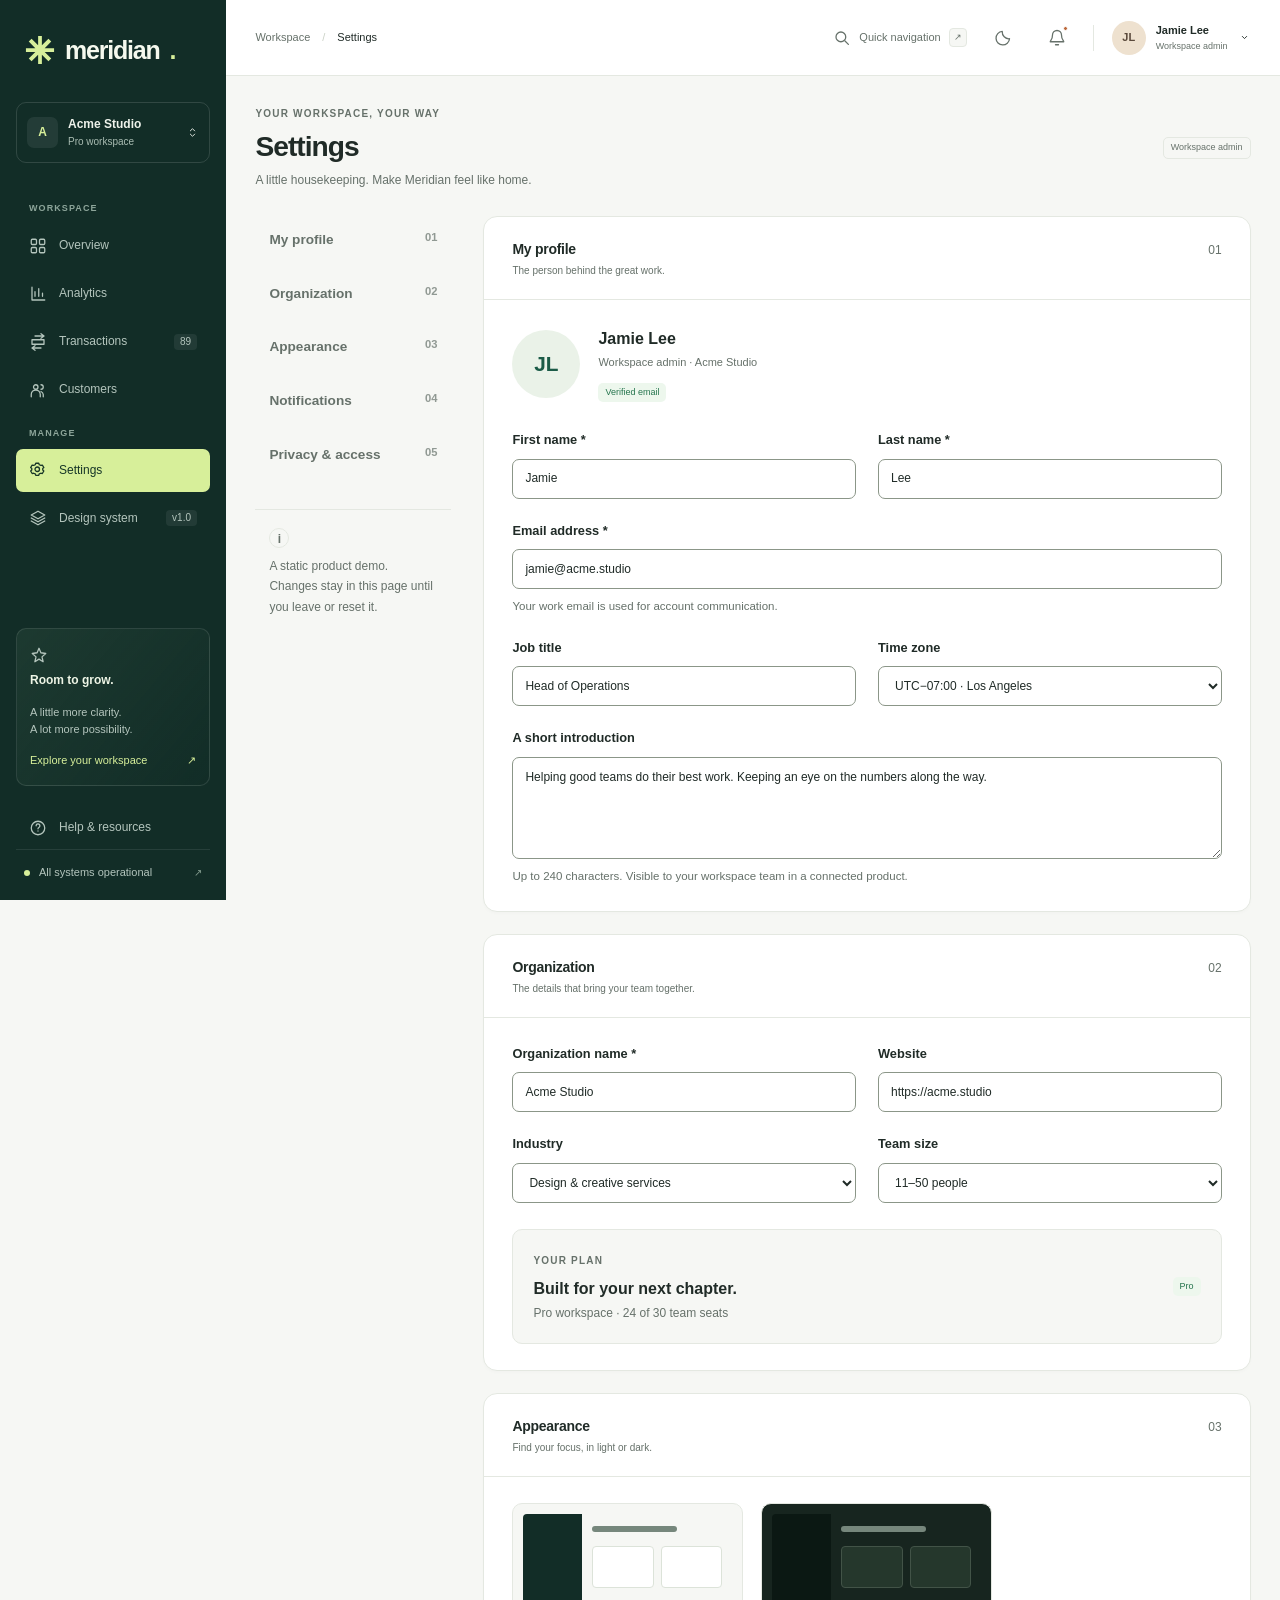
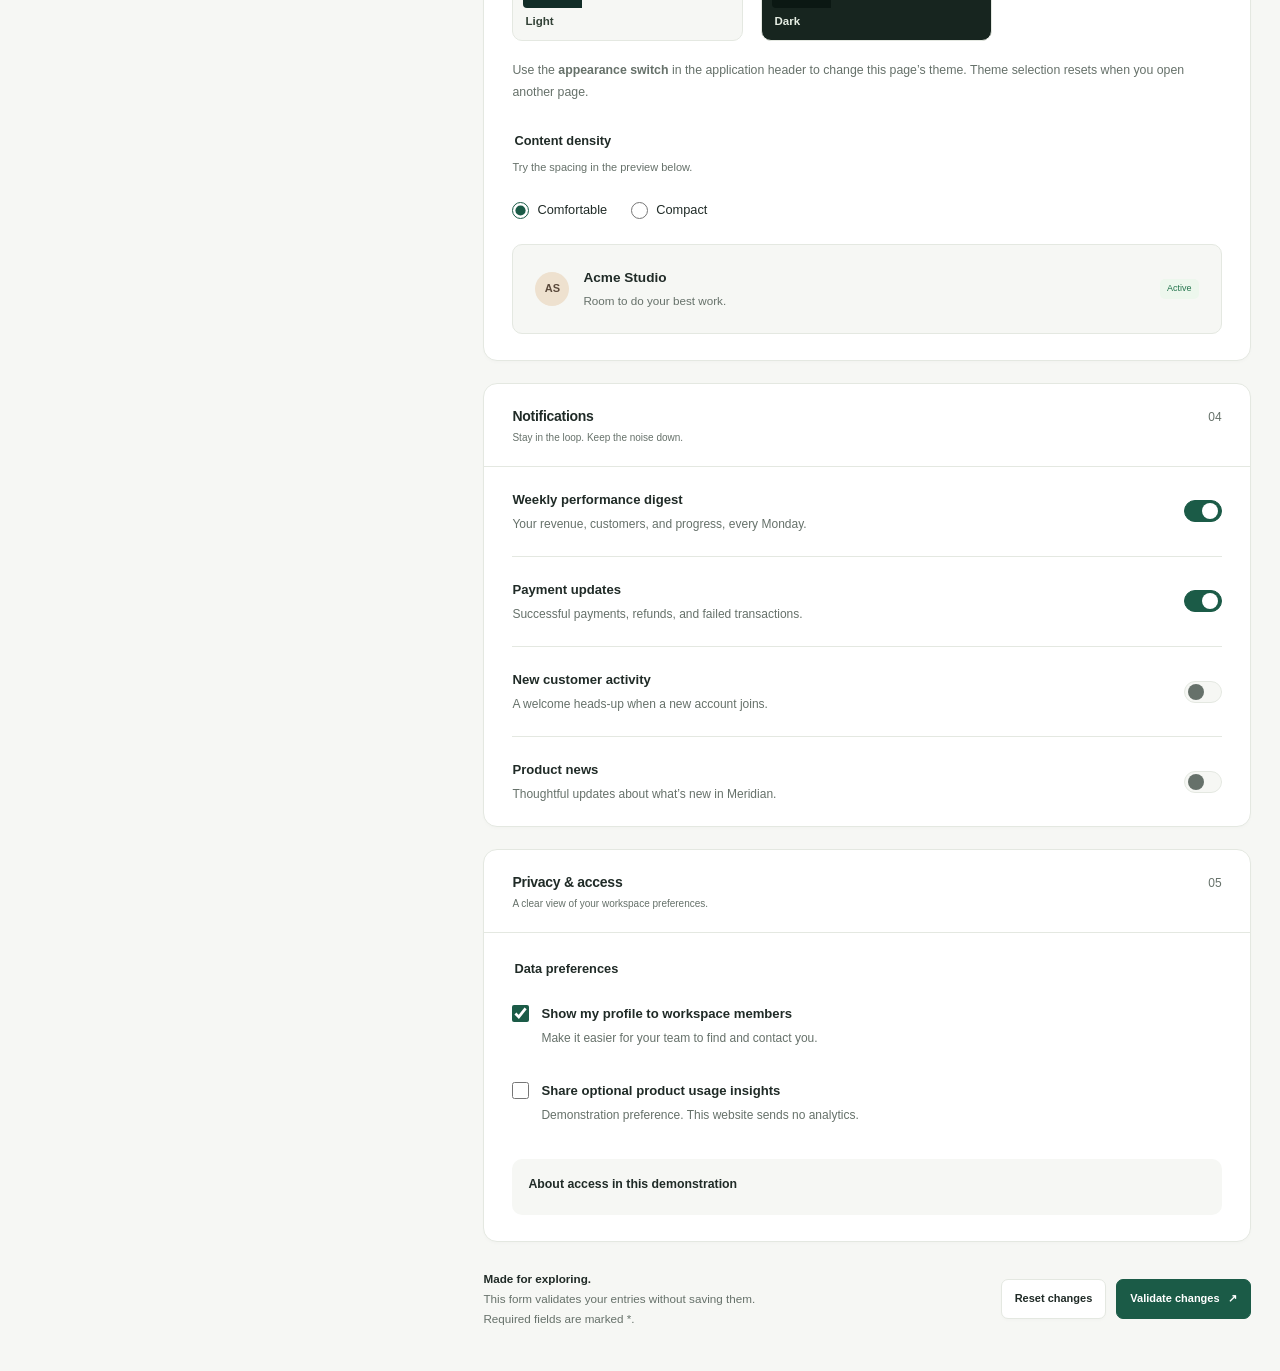
<file: settings.html>
<!doctype html>
<html lang="en">
<head>
  <meta charset="utf-8">
  <meta name="viewport" content="width=device-width, initial-scale=1">
  <meta name="description" content="Manage demonstration profile, organization, appearance, privacy, and notification preferences in Meridian.">
  <meta name="theme-color" content="#122d27">
  <title>Settings · Meridian</title>
  <link rel="icon" type="image/svg+xml" href="assets/icons/favicon.svg">
  <link rel="stylesheet" href="assets/css/styles.css">
</head>
<body>
  <a class="skip-link" href="#main-content">Skip to main content</a>
  <input class="drawer-toggle" type="checkbox" id="nav-toggle" aria-label="Open or close navigation">
  <label class="drawer-backdrop" for="nav-toggle"><span class="sr-only">Close navigation</span></label>
  <div class="app-shell">
    <aside class="sidebar" aria-label="Workspace sidebar">
      <a class="brand" href="index.html" aria-label="Meridian home">
        <svg class="brand-mark" viewBox="0 0 32 32" aria-hidden="true"><g fill="currentColor"><path d="M14 1h4v10l7-7 3 3-7 7h10v4H21l7 7-3 3-7-7v10h-4V21l-7 7-3-3 7-7H1v-4h10L4 7l3-3 7 7z"/></g></svg>
        meridian<span class="brand-dot">.</span>
      </a>
      <details class="workspace-switch">
        <summary><span class="workspace-symbol">A</span><span><span class="workspace-name">Acme Studio</span><span class="workspace-plan">Pro workspace</span></span><svg class="icon chevron" viewBox="0 0 24 24" aria-hidden="true"><path d="m8 9 4-4 4 4M8 15l4 4 4-4"/></svg></summary>
        <p class="workspace-note">You’re viewing the Acme Studio demonstration workspace. All figures are sample business data.</p>
      </details>
      <p class="nav-label">Workspace</p>
      <nav class="sidebar-nav" aria-label="Main navigation">
        <a class="nav-link" href="index.html"><svg class="icon" viewBox="0 0 24 24" aria-hidden="true"><rect x="3" y="3" width="7" height="7" rx="1.5"/><rect x="14" y="3" width="7" height="7" rx="1.5"/><rect x="3" y="14" width="7" height="7" rx="1.5"/><rect x="14" y="14" width="7" height="7" rx="1.5"/></svg>Overview</a>
        <a class="nav-link" href="analytics.html"><svg class="icon" viewBox="0 0 24 24" aria-hidden="true"><path d="M4 3v17h17M8 15V9m5 6V5m5 10v-4"/></svg>Analytics</a>
        <a class="nav-link" href="transactions.html"><svg class="icon" viewBox="0 0 24 24" aria-hidden="true"><path d="M8 4h12m-4-3 4 3-4 3M16 20H4m4-3-4 3 4 3M4 9h16v6H4z"/></svg>Transactions<span class="nav-count">89</span></a>
        <a class="nav-link" href="customers.html"><svg class="icon" viewBox="0 0 24 24" aria-hidden="true"><circle cx="9" cy="8" r="3"/><path d="M3 21v-3a6 6 0 0 1 12 0v3m1-16a3 3 0 0 1 0 6m3 10v-3a5 5 0 0 0-3-4"/></svg>Customers</a>
      </nav>
      <p class="nav-label">Manage</p>
      <nav class="sidebar-nav" aria-label="Workspace management">
        <a class="nav-link" href="settings.html" aria-current="page"><svg class="icon" viewBox="0 0 24 24" aria-hidden="true"><path d="m9 3-.7 2-2 .8-2.1-.4-2 3.4L3.7 10v2l-1.5 1.3 2 3.4 2.1-.4 2 .8.7 2h4l.7-2 2-.8 2.1.4 2-3.4-1.5-1.3v-2l1.5-1.2-2-3.4-2.1.4-2-.8-.7-2z"/><circle cx="11" cy="11" r="3"/></svg>Settings</a>
        <a class="nav-link" href="design-system.html"><svg class="icon" viewBox="0 0 24 24" aria-hidden="true"><path d="m12 3 9 5-9 5-9-5 9-5Zm-9 9 9 5 9-5M3 16l9 5 9-5"/></svg>Design system<span class="nav-count">v1.0</span></a>
      </nav>
      <div class="sidebar-bottom">
        <div class="plan-card"><svg class="icon" viewBox="0 0 24 24" aria-hidden="true"><path d="m12 3 2.5 6 6.5 1-5 4.5 1.5 6.5-5.5-3.5L6.5 21 8 14.5 3 10l6.5-1z"/></svg><p class="plan-title">Room to grow.</p><p>A little more clarity.<br>A lot more possibility.</p><a href="settings.html#organization">Explore your workspace <span aria-hidden="true">↗</span></a></div>
        <a class="nav-link" href="design-system.html#about"><svg class="icon" viewBox="0 0 24 24" aria-hidden="true"><circle cx="12" cy="12" r="9"/><path d="M9.5 9a2.5 2.5 0 1 1 4 2c-1 .5-1.5 1-1.5 2M12 16h.01"/></svg>Help &amp; resources</a>
        <div class="sidebar-footer"><span class="online-dot"></span>All systems operational <small>↗</small></div>
      </div>
    </aside>
    <header class="app-header">
      <div class="header-start">
        <label class="mobile-menu" for="nav-toggle"><svg class="icon" viewBox="0 0 24 24" aria-hidden="true"><path d="M4 6h16M4 12h16M4 18h16"/></svg><span class="sr-only">Toggle navigation</span></label>
        <nav class="breadcrumb" aria-label="Breadcrumb"><a class="breadcrumb-workspace" href="index.html">Workspace</a><span class="separator" aria-hidden="true">/</span><span class="current" aria-current="page">Settings</span></nav>
      </div>
      <div class="header-actions">
        <button class="search-shortcut" type="button" popovertarget="quick-nav"><svg class="icon" viewBox="0 0 24 24" aria-hidden="true"><circle cx="10.5" cy="10.5" r="6.5"/><path d="m16 16 4.5 4.5"/></svg>Quick navigation<kbd>↗</kbd></button>
        <label class="theme-control" title="Switch appearance (this page only)"><input type="checkbox" id="theme-toggle" aria-label="Use dark appearance on this page"><svg class="icon theme-moon" viewBox="0 0 24 24" aria-hidden="true"><path d="M20.7 13A9 9 0 0 1 11 3.3 9 9 0 1 0 20.7 13Z"/></svg><svg class="icon theme-sun" viewBox="0 0 24 24" aria-hidden="true"><circle cx="12" cy="12" r="4"/><path d="M12 2v2m0 16v2M2 12h2m16 0h2M5 5l1.5 1.5m11 11L19 19M5 19l1.5-1.5m11-11L19 5"/></svg></label>
        <button class="icon-button" type="button" popovertarget="notifications" aria-label="View sample notifications"><svg class="icon" viewBox="0 0 24 24" aria-hidden="true"><path d="M18 8a6 6 0 0 0-12 0c0 7-3 7-3 9h18c0-2-3-2-3-9M10 21h4"/></svg><span class="notification-dot"></span></button>
        <span class="header-divider" aria-hidden="true"></span>
        <details class="user-menu"><summary><span class="avatar">JL</span><span class="user-info"><span class="user-name">Jamie Lee</span><span class="user-role">Workspace admin</span></span><svg class="icon chevron" viewBox="0 0 24 24" aria-hidden="true"><path d="m8 10 4 4 4-4"/></svg></summary><div class="dropdown-panel"><p>jamie@acme.studio</p><a href="settings.html#profile">Your profile <span class="push-end" aria-hidden="true">↗</span></a><a href="settings.html#appearance">Appearance <span class="push-end" aria-hidden="true">↗</span></a><a href="design-system.html#about">About this workspace</a></div></details>
      </div>
    </header>
    <!-- PAGE CONTENT -->
<main id="main-content" class="main-content" tabindex="-1">
  <header class="page-heading">
    <div>
      <p class="eyebrow">YOUR WORKSPACE, YOUR WAY</p>
      <h1 class="page-title">Settings</h1>
      <p class="page-description">A little housekeeping. Make Meridian feel like home.</p>
    </div>
    <span class="badge badge-neutral">Workspace admin</span>
  </header>

  <div class="settings-layout">
    <nav class="settings-nav" aria-label="Settings sections">
      <a href="#profile">My profile <span>01</span></a>
      <a href="#organization">Organization <span>02</span></a>
      <a href="#appearance">Appearance <span>03</span></a>
      <a href="#notification-preferences">Notifications <span>04</span></a>
      <a href="#privacy">Privacy &amp; access <span>05</span></a>
      <div class="settings-nav-note"><span class="settings-note-mark" aria-hidden="true">i</span><p>A static product demo.<br>Changes stay in this page until you leave or reset it.</p></div>
    </nav>

    <form class="settings-form" action="#settings-preview" method="get">
      <section class="card settings-section" id="profile" aria-labelledby="profile-title">
        <header class="card-header"><div><h2 class="card-title" id="profile-title">My profile</h2><p class="card-description">The person behind the great work.</p></div><span class="settings-section-number">01</span></header>
        <div class="card-body">
          <div class="settings-profile"><span class="avatar settings-profile-avatar" aria-label="Jamie Lee's initials">JL</span><div><strong>Jamie Lee</strong><p class="text-small text-muted">Workspace admin · Acme Studio</p><span class="badge badge-success">Verified email</span></div></div>
          <div class="settings-fields">
            <div class="field"><label for="first-name">First name <span aria-hidden="true">*</span></label><input class="input" id="first-name" autocomplete="given-name" value="Jamie" required maxlength="60"></div>
            <div class="field"><label for="last-name">Last name <span aria-hidden="true">*</span></label><input class="input" id="last-name" autocomplete="family-name" value="Lee" required maxlength="60"></div>
            <div class="field settings-full"><label for="profile-email">Email address <span aria-hidden="true">*</span></label><input class="input" id="profile-email" type="email" autocomplete="email" value="jamie@acme.studio" required aria-describedby="email-hint"><small id="email-hint">Your work email is used for account communication.</small></div>
            <div class="field"><label for="job-title">Job title</label><input class="input" id="job-title" autocomplete="organization-title" value="Head of Operations" maxlength="100"></div>
            <div class="field"><label for="timezone">Time zone</label><select class="select" id="timezone"><option selected>UTC−07:00 · Los Angeles</option><option>UTC+00:00 · London</option><option>UTC+03:00 · Cairo</option><option>UTC+08:00 · Singapore</option></select></div>
            <div class="field settings-full"><label for="profile-bio">A short introduction</label><textarea class="input" id="profile-bio" rows="3" maxlength="240" aria-describedby="bio-hint">Helping good teams do their best work. Keeping an eye on the numbers along the way.</textarea><small id="bio-hint">Up to 240 characters. Visible to your workspace team in a connected product.</small></div>
          </div>
        </div>
      </section>

      <section class="card settings-section" id="organization" aria-labelledby="organization-title">
        <header class="card-header"><div><h2 class="card-title" id="organization-title">Organization</h2><p class="card-description">The details that bring your team together.</p></div><span class="settings-section-number">02</span></header>
        <div class="card-body settings-fields">
          <div class="field"><label for="organization-name">Organization name <span aria-hidden="true">*</span></label><input class="input" id="organization-name" autocomplete="organization" value="Acme Studio" required maxlength="100"></div>
          <div class="field"><label for="organization-website">Website</label><input class="input" id="organization-website" type="url" value="https://acme.studio" placeholder="https://example.com"></div>
          <div class="field"><label for="organization-industry">Industry</label><select class="select" id="organization-industry"><option selected>Design &amp; creative services</option><option>Software &amp; technology</option><option>Professional services</option><option>Retail &amp; commerce</option></select></div>
          <div class="field"><label for="organization-size">Team size</label><select class="select" id="organization-size"><option>1–10 people</option><option selected>11–50 people</option><option>51–200 people</option><option>201+ people</option></select></div>
          <div class="settings-full settings-plan"><div><span class="eyebrow">YOUR PLAN</span><h3>Built for your next chapter.</h3><p>Pro workspace · 24 of 30 team seats</p></div><span class="badge badge-success">Pro</span></div>
        </div>
      </section>

      <section class="card settings-section" id="appearance" aria-labelledby="appearance-title">
        <header class="card-header"><div><h2 class="card-title" id="appearance-title">Appearance</h2><p class="card-description">Find your focus, in light or dark.</p></div><span class="settings-section-number">03</span></header>
        <div class="card-body">
          <div class="settings-theme-pair" aria-label="Light and dark appearance previews">
            <div class="settings-theme-sample settings-theme-light"><div class="settings-mini-sidebar"></div><div class="settings-mini-content"><span></span><div></div><div></div></div><strong>Light</strong></div>
            <div class="settings-theme-sample settings-theme-dark"><div class="settings-mini-sidebar"></div><div class="settings-mini-content"><span></span><div></div><div></div></div><strong>Dark</strong></div>
          </div>
          <p class="settings-helper">Use the <strong>appearance switch</strong> in the application header to change this page’s theme. Theme selection resets when you open another page.</p>
          <fieldset class="settings-density"><legend>Content density</legend><p class="text-small text-muted">Try the spacing in the preview below.</p><div class="settings-density-options"><label><input type="radio" id="density-comfortable" name="density" value="comfortable" checked> Comfortable</label><label><input type="radio" id="density-compact" name="density" value="compact"> Compact</label></div><div class="settings-density-preview"><span class="avatar">AS</span><div><strong>Acme Studio</strong><p>Room to do your best work.</p></div><span class="badge badge-success">Active</span></div></fieldset>
        </div>
      </section>

      <section class="card settings-section" id="notification-preferences" aria-labelledby="notifications-title">
        <header class="card-header"><div><h2 class="card-title" id="notifications-title">Notifications</h2><p class="card-description">Stay in the loop. Keep the noise down.</p></div><span class="settings-section-number">04</span></header>
        <fieldset class="settings-preferences card-body"><legend class="settings-sr-only">Email notification preferences</legend>
          <label class="settings-preference"><span><strong>Weekly performance digest</strong><small>Your revenue, customers, and progress, every Monday.</small></span><input class="settings-switch" type="checkbox" role="switch" checked></label>
          <label class="settings-preference"><span><strong>Payment updates</strong><small>Successful payments, refunds, and failed transactions.</small></span><input class="settings-switch" type="checkbox" role="switch" checked></label>
          <label class="settings-preference"><span><strong>New customer activity</strong><small>A welcome heads-up when a new account joins.</small></span><input class="settings-switch" type="checkbox" role="switch"></label>
          <label class="settings-preference"><span><strong>Product news</strong><small>Thoughtful updates about what’s new in Meridian.</small></span><input class="settings-switch" type="checkbox" role="switch"></label>
        </fieldset>
      </section>

      <section class="card settings-section" id="privacy" aria-labelledby="privacy-title">
        <header class="card-header"><div><h2 class="card-title" id="privacy-title">Privacy &amp; access</h2><p class="card-description">A clear view of your workspace preferences.</p></div><span class="settings-section-number">05</span></header>
        <div class="card-body">
          <fieldset class="settings-privacy-options"><legend>Data preferences</legend><label><input type="checkbox" checked><span><strong>Show my profile to workspace members</strong><small>Make it easier for your team to find and contact you.</small></span></label><label><input type="checkbox"><span><strong>Share optional product usage insights</strong><small>Demonstration preference. This website sends no analytics.</small></span></label></fieldset>
          <details class="settings-access-details"><summary>About access in this demonstration</summary><p>All records are fictional and publicly visible in the project files. Authentication, access restrictions, email delivery, and account security require a connected application and are not implemented here.</p></details>
        </div>
      </section>

      <div class="settings-form-footer"><p><strong>Made for exploring.</strong><br>This form validates your entries without saving them. Required fields are marked *.</p><div class="cluster"><button class="button button-secondary" type="reset">Reset changes</button><button class="button button-primary" type="submit">Validate changes <span aria-hidden="true">↗</span></button></div></div>
      <div id="settings-preview" class="settings-result alert" role="status"><strong>Your form passed the browser’s checks.</strong><p>This is a demonstration. Your profile entries have not been saved or submitted; the form has returned to its example values.</p><a href="#profile" class="section-link">Back to profile <span aria-hidden="true">↑</span></a></div>
    </form>
  </div>
</main>

    <!-- END PAGE CONTENT -->
  </div>
  <div id="quick-nav" popover><div class="popover-heading"><h2>Find your way</h2><button class="icon-button" type="button" popovertarget="quick-nav" popovertargetaction="hide" aria-label="Close navigation">×</button></div><nav class="quick-links" aria-label="Quick navigation"><a href="index.html">Business overview <span aria-hidden="true">↗</span></a><a href="analytics.html">Analytics &amp; insights <span aria-hidden="true">↗</span></a><a href="transactions.html">Transaction records <span aria-hidden="true">↗</span></a><a href="customers.html">Customer directory <span aria-hidden="true">↗</span></a><a href="settings.html">Workspace settings <span aria-hidden="true">↗</span></a></nav></div>
  <div id="notifications" popover><div class="popover-heading"><h2>Workspace updates</h2><button class="icon-button" type="button" popovertarget="notifications" popovertargetaction="hide" aria-label="Close updates">×</button></div><p class="eyebrow">SAMPLE ACTIVITY · JUNE 30, 2026</p><div class="stack"><article class="alert"><span aria-hidden="true">↗</span><div><strong>Your June report is ready</strong><p>Revenue reached $128,430, up 13% from May.</p><a class="section-link" href="analytics.html">Explore the numbers ↗</a></div></article><article class="alert"><span aria-hidden="true">♧</span><div><strong>64 net new active customers</strong><p>Your active customer base is now 842.</p><a class="section-link" href="customers.html">View customer directory ↗</a></div></article><p class="popover-copy">A curated snapshot of this demonstration workspace. Updates are not retrieved live.</p></div></div>
</body>
</html>
</file>
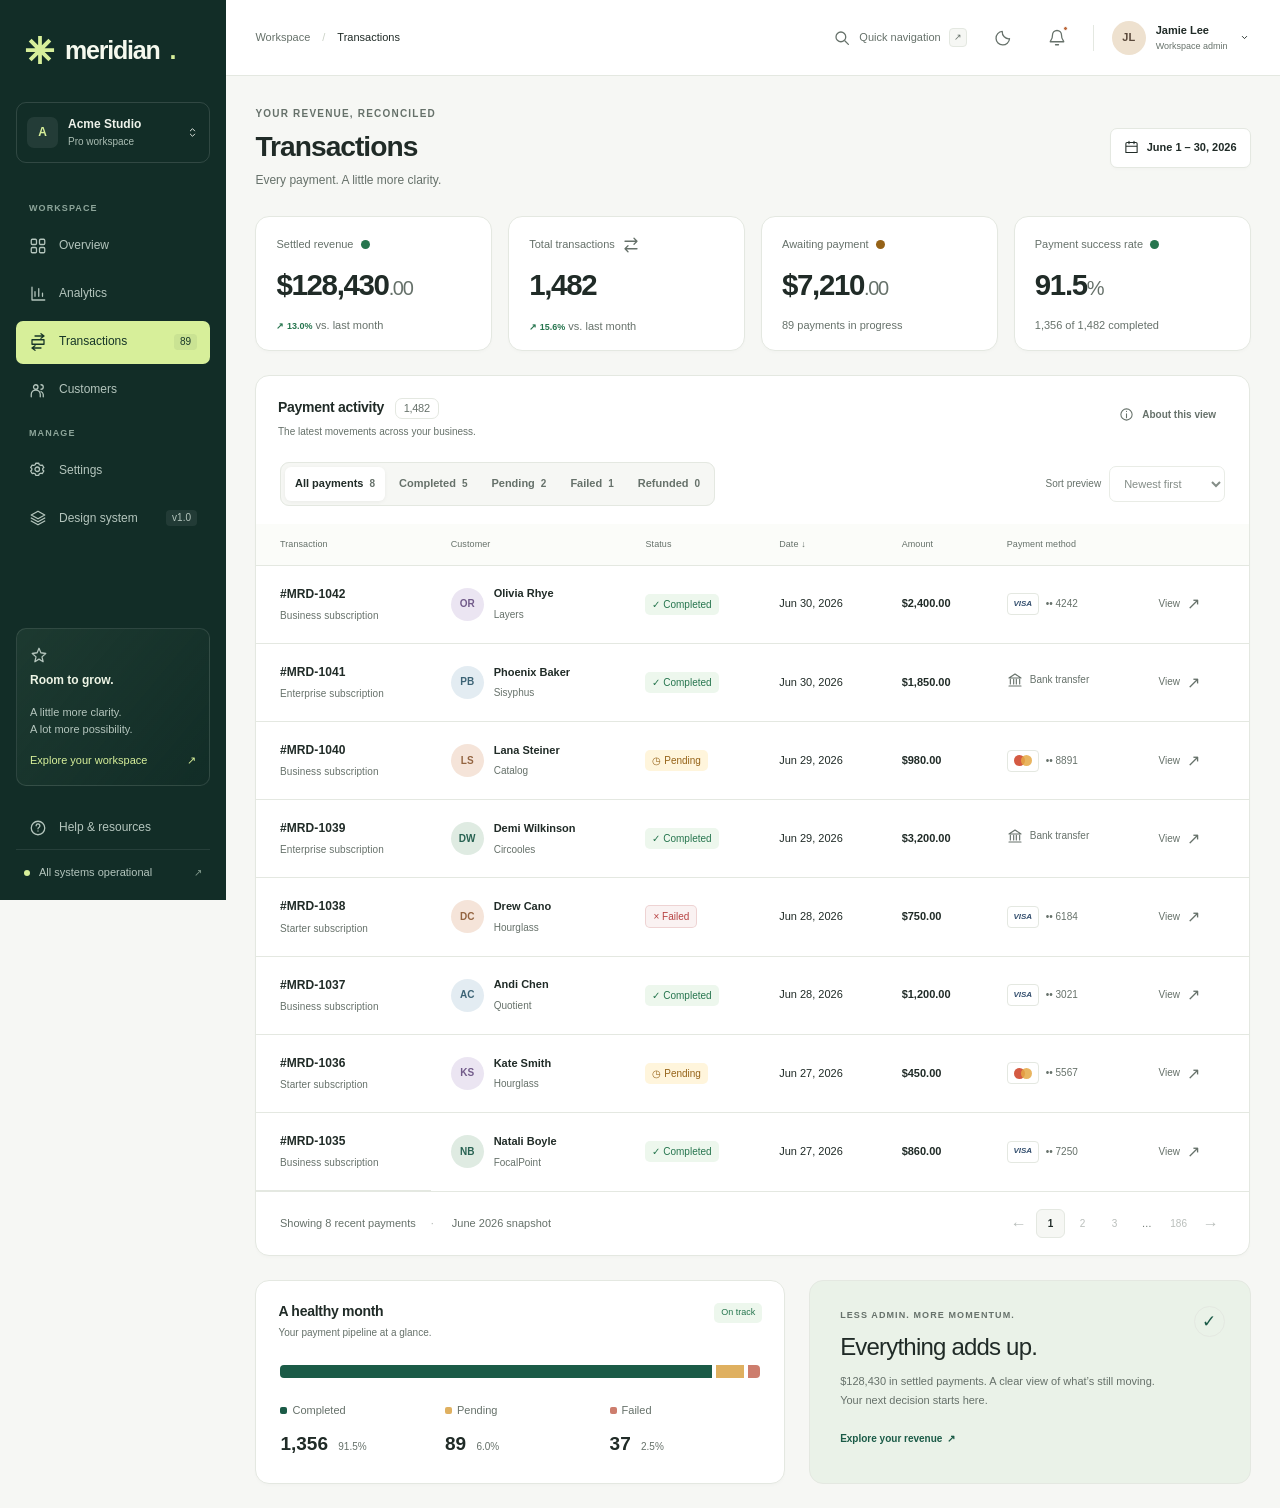
<file: transactions.html>
<!doctype html>
<html lang="en">
<head>
  <meta charset="utf-8">
  <meta name="viewport" content="width=device-width, initial-scale=1">
  <meta name="description" content="Review Acme Studio payments, native transaction receipts, and a June 2026 payment-status snapshot in Meridian.">
  <meta name="theme-color" content="#122d27">
  <title>Transactions · Meridian</title>
  <link rel="icon" type="image/svg+xml" href="assets/icons/favicon.svg">
  <link rel="stylesheet" href="assets/css/styles.css">
</head>
<body>
  <a class="skip-link" href="#main-content">Skip to main content</a>
  <input class="drawer-toggle" type="checkbox" id="nav-toggle" aria-label="Open or close navigation">
  <label class="drawer-backdrop" for="nav-toggle"><span class="sr-only">Close navigation</span></label>
  <div class="app-shell">
    <aside class="sidebar" aria-label="Workspace sidebar">
      <a class="brand" href="index.html" aria-label="Meridian home">
        <svg class="brand-mark" viewBox="0 0 32 32" aria-hidden="true"><g fill="currentColor"><path d="M14 1h4v10l7-7 3 3-7 7h10v4H21l7 7-3 3-7-7v10h-4V21l-7 7-3-3 7-7H1v-4h10L4 7l3-3 7 7z"/></g></svg>
        meridian<span class="brand-dot">.</span>
      </a>
      <details class="workspace-switch">
        <summary><span class="workspace-symbol">A</span><span><span class="workspace-name">Acme Studio</span><span class="workspace-plan">Pro workspace</span></span><svg class="icon chevron" viewBox="0 0 24 24" aria-hidden="true"><path d="m8 9 4-4 4 4M8 15l4 4 4-4"/></svg></summary>
        <p class="workspace-note">You’re viewing the Acme Studio demonstration workspace. All figures are sample business data.</p>
      </details>
      <p class="nav-label">Workspace</p>
      <nav class="sidebar-nav" aria-label="Main navigation">
        <a class="nav-link" href="index.html"><svg class="icon" viewBox="0 0 24 24" aria-hidden="true"><rect x="3" y="3" width="7" height="7" rx="1.5"/><rect x="14" y="3" width="7" height="7" rx="1.5"/><rect x="3" y="14" width="7" height="7" rx="1.5"/><rect x="14" y="14" width="7" height="7" rx="1.5"/></svg>Overview</a>
        <a class="nav-link" href="analytics.html"><svg class="icon" viewBox="0 0 24 24" aria-hidden="true"><path d="M4 3v17h17M8 15V9m5 6V5m5 10v-4"/></svg>Analytics</a>
        <a class="nav-link" href="transactions.html" aria-current="page"><svg class="icon" viewBox="0 0 24 24" aria-hidden="true"><path d="M8 4h12m-4-3 4 3-4 3M16 20H4m4-3-4 3 4 3M4 9h16v6H4z"/></svg>Transactions<span class="nav-count">89</span></a>
        <a class="nav-link" href="customers.html"><svg class="icon" viewBox="0 0 24 24" aria-hidden="true"><circle cx="9" cy="8" r="3"/><path d="M3 21v-3a6 6 0 0 1 12 0v3m1-16a3 3 0 0 1 0 6m3 10v-3a5 5 0 0 0-3-4"/></svg>Customers</a>
      </nav>
      <p class="nav-label">Manage</p>
      <nav class="sidebar-nav" aria-label="Workspace management">
        <a class="nav-link" href="settings.html"><svg class="icon" viewBox="0 0 24 24" aria-hidden="true"><path d="m9 3-.7 2-2 .8-2.1-.4-2 3.4L3.7 10v2l-1.5 1.3 2 3.4 2.1-.4 2 .8.7 2h4l.7-2 2-.8 2.1.4 2-3.4-1.5-1.3v-2l1.5-1.2-2-3.4-2.1.4-2-.8-.7-2z"/><circle cx="11" cy="11" r="3"/></svg>Settings</a>
        <a class="nav-link" href="design-system.html"><svg class="icon" viewBox="0 0 24 24" aria-hidden="true"><path d="m12 3 9 5-9 5-9-5 9-5Zm-9 9 9 5 9-5M3 16l9 5 9-5"/></svg>Design system<span class="nav-count">v1.0</span></a>
      </nav>
      <div class="sidebar-bottom">
        <div class="plan-card"><svg class="icon" viewBox="0 0 24 24" aria-hidden="true"><path d="m12 3 2.5 6 6.5 1-5 4.5 1.5 6.5-5.5-3.5L6.5 21 8 14.5 3 10l6.5-1z"/></svg><p class="plan-title">Room to grow.</p><p>A little more clarity.<br>A lot more possibility.</p><a href="settings.html#organization">Explore your workspace <span aria-hidden="true">↗</span></a></div>
        <a class="nav-link" href="design-system.html#about"><svg class="icon" viewBox="0 0 24 24" aria-hidden="true"><circle cx="12" cy="12" r="9"/><path d="M9.5 9a2.5 2.5 0 1 1 4 2c-1 .5-1.5 1-1.5 2M12 16h.01"/></svg>Help &amp; resources</a>
        <div class="sidebar-footer"><span class="online-dot"></span>All systems operational <small>↗</small></div>
      </div>
    </aside>
    <header class="app-header">
      <div class="header-start">
        <label class="mobile-menu" for="nav-toggle"><svg class="icon" viewBox="0 0 24 24" aria-hidden="true"><path d="M4 6h16M4 12h16M4 18h16"/></svg><span class="sr-only">Toggle navigation</span></label>
        <nav class="breadcrumb" aria-label="Breadcrumb"><a class="breadcrumb-workspace" href="index.html">Workspace</a><span class="separator" aria-hidden="true">/</span><span class="current" aria-current="page">Transactions</span></nav>
      </div>
      <div class="header-actions">
        <button class="search-shortcut" type="button" popovertarget="quick-nav"><svg class="icon" viewBox="0 0 24 24" aria-hidden="true"><circle cx="10.5" cy="10.5" r="6.5"/><path d="m16 16 4.5 4.5"/></svg>Quick navigation<kbd>↗</kbd></button>
        <label class="theme-control" title="Switch appearance (this page only)"><input type="checkbox" id="theme-toggle" aria-label="Use dark appearance on this page"><svg class="icon theme-moon" viewBox="0 0 24 24" aria-hidden="true"><path d="M20.7 13A9 9 0 0 1 11 3.3 9 9 0 1 0 20.7 13Z"/></svg><svg class="icon theme-sun" viewBox="0 0 24 24" aria-hidden="true"><circle cx="12" cy="12" r="4"/><path d="M12 2v2m0 16v2M2 12h2m16 0h2M5 5l1.5 1.5m11 11L19 19M5 19l1.5-1.5m11-11L19 5"/></svg></label>
        <button class="icon-button" type="button" popovertarget="notifications" aria-label="View sample notifications"><svg class="icon" viewBox="0 0 24 24" aria-hidden="true"><path d="M18 8a6 6 0 0 0-12 0c0 7-3 7-3 9h18c0-2-3-2-3-9M10 21h4"/></svg><span class="notification-dot"></span></button>
        <span class="header-divider" aria-hidden="true"></span>
        <details class="user-menu"><summary><span class="avatar">JL</span><span class="user-info"><span class="user-name">Jamie Lee</span><span class="user-role">Workspace admin</span></span><svg class="icon chevron" viewBox="0 0 24 24" aria-hidden="true"><path d="m8 10 4 4 4-4"/></svg></summary><div class="dropdown-panel"><p>jamie@acme.studio</p><a href="settings.html#profile">Your profile <span class="push-end" aria-hidden="true">↗</span></a><a href="settings.html#appearance">Appearance <span class="push-end" aria-hidden="true">↗</span></a><a href="design-system.html#about">About this workspace</a></div></details>
      </div>
    </header>
    <!-- PAGE CONTENT -->
<main id="main-content" class="main-content" tabindex="-1">
  <div class="page-heading">
    <div>
      <p class="eyebrow">YOUR REVENUE, RECONCILED</p>
      <h1 class="page-title">Transactions</h1>
      <p class="page-description">Every payment. A little more clarity.</p>
    </div>
    <a class="button button-secondary" href="#transaction-ledger"><svg class="icon" viewBox="0 0 24 24" fill="none" stroke="currentColor" stroke-width="1.7" aria-hidden="true"><path d="M8 2v4M16 2v4M3 10h18M5 4h14a2 2 0 0 1 2 2v14H3V6a2 2 0 0 1 2-2Z"/></svg> June 1 – 30, 2026</a>
  </div>

  <section class="stat-grid transaction-stats" aria-label="June payment summary">
    <article class="stat-card"><div class="stat-label">Settled revenue <span class="stat-dot stat-dot-green" aria-hidden="true"></span></div><p class="stat-value">$128,430<span class="stat-cents">.00</span></p><p class="text-small"><span class="trend">13.0%</span> <span class="text-muted">vs. last month</span></p></article>
    <article class="stat-card"><div class="stat-label">Total transactions <svg class="icon" viewBox="0 0 24 24" fill="none" stroke="currentColor" stroke-width="1.7" aria-hidden="true"><path d="M4 7h16M16 3l4 4-4 4M20 17H4M8 13l-4 4 4 4"/></svg></div><p class="stat-value">1,482</p><p class="text-small"><span class="trend">15.6%</span> <span class="text-muted">vs. last month</span></p></article>
    <article class="stat-card"><div class="stat-label">Awaiting payment <span class="stat-dot stat-dot-amber" aria-hidden="true"></span></div><p class="stat-value">$7,210<span class="stat-cents">.00</span></p><p class="text-small text-muted">89 payments in progress</p></article>
    <article class="stat-card"><div class="stat-label">Payment success rate <span class="stat-dot stat-dot-green" aria-hidden="true"></span></div><p class="stat-value">91.5<span class="stat-cents">%</span></p><p class="text-small text-muted">1,356 of 1,482 completed</p></article>
  </section>

  <section id="transaction-ledger" class="card transaction-ledger" aria-labelledby="ledger-heading">
    <div class="card-header">
      <div><h2 id="ledger-heading" class="card-title">Payment activity <span class="count-pill">1,482</span></h2><p class="card-description">The latest movements across your business.</p></div>
      <details class="view-explanation"><summary class="button button-ghost button-small"><svg class="icon" viewBox="0 0 24 24" fill="none" stroke="currentColor" stroke-width="1.7" aria-hidden="true"><circle cx="12" cy="12" r="9"/><path d="M12 11v6M12 7h.01"/></svg> About this view</summary><p>This is a fixed June 2026 snapshot. Status tabs filter the eight displayed records using CSS. Monthly totals describe the full fictional dataset. Sorting and pagination are labeled previews; no records are fetched.</p></details>
    </div>
    <div class="ledger-toolbar">
      <fieldset class="status-filters">
        <legend class="visually-hidden">Filter the displayed transactions by status</legend>
        <input type="radio" id="filter-all" name="payment-status" checked><label for="filter-all">All payments <span>8</span></label>
        <input type="radio" id="filter-completed" name="payment-status"><label for="filter-completed">Completed <span>5</span></label>
        <input type="radio" id="filter-pending" name="payment-status"><label for="filter-pending">Pending <span>2</span></label>
        <input type="radio" id="filter-failed" name="payment-status"><label for="filter-failed">Failed <span>1</span></label>
        <input type="radio" id="filter-refunded" name="payment-status"><label for="filter-refunded">Refunded <span>0</span></label>
      </fieldset>
      <div class="sort-preview"><label for="payment-order">Sort preview</label><select id="payment-order" disabled><option>Newest first</option></select></div>
    </div>
    <div class="table-wrap transaction-table-wrap">
      <table class="data-table transaction-table">
        <caption class="visually-hidden">Eight recent June 2026 transactions. Use the status tabs to narrow this sample. Each View button opens its payment receipt.</caption>
        <thead><tr><th scope="col">Transaction</th><th scope="col">Customer</th><th scope="col">Status</th><th scope="col">Date <span aria-hidden="true">↓</span></th><th scope="col">Amount</th><th scope="col">Payment method</th><th scope="col"><span class="visually-hidden">Receipt</span></th></tr></thead>
        <tbody>
          <tr id="txn-1042" class="transaction-row" data-status="completed"><th scope="row"><span class="invoice-id">#MRD-1042</span><span class="cell-secondary">Business subscription</span></th><td><div class="customer-cell"><span class="avatar avatar-lilac">OR</span><div><strong>Olivia Rhye</strong><span class="cell-secondary">Layers</span></div></div></td><td><span class="badge badge-success">✓ Completed</span></td><td><time datetime="2026-06-30">Jun 30, 2026</time></td><td class="amount">$2,400.00</td><td><span class="payment-method"><span class="payment-brand">VISA</span><span>•• 4242</span></span></td><td><button class="row-action" type="button" popovertarget="receipt-1042" aria-label="View receipt for transaction MRD-1042">View <span aria-hidden="true">↗</span></button></td></tr>
          <tr id="txn-1041" class="transaction-row" data-status="completed"><th scope="row"><span class="invoice-id">#MRD-1041</span><span class="cell-secondary">Enterprise subscription</span></th><td><div class="customer-cell"><span class="avatar avatar-blue">PB</span><div><strong>Phoenix Baker</strong><span class="cell-secondary">Sisyphus</span></div></div></td><td><span class="badge badge-success">✓ Completed</span></td><td><time datetime="2026-06-30">Jun 30, 2026</time></td><td class="amount">$1,850.00</td><td><span class="payment-method"><svg class="icon" viewBox="0 0 24 24" fill="none" stroke="currentColor" stroke-width="1.6" aria-hidden="true"><path d="m3 9 9-6 9 6H3ZM5 11v7M10 11v7M14 11v7M19 11v7M3 21h18"/></svg> Bank transfer</span></td><td><button class="row-action" type="button" popovertarget="receipt-1041" aria-label="View receipt for transaction MRD-1041">View <span aria-hidden="true">↗</span></button></td></tr>
          <tr id="txn-1040" class="transaction-row" data-status="pending"><th scope="row"><span class="invoice-id">#MRD-1040</span><span class="cell-secondary">Business subscription</span></th><td><div class="customer-cell"><span class="avatar avatar-peach">LS</span><div><strong>Lana Steiner</strong><span class="cell-secondary">Catalog</span></div></div></td><td><span class="badge badge-warning">◷ Pending</span></td><td><time datetime="2026-06-29">Jun 29, 2026</time></td><td class="amount">$980.00</td><td><span class="payment-method"><span class="payment-brand payment-brand-mc" aria-label="Mastercard"><span></span><span></span></span><span>•• 8891</span></span></td><td><button class="row-action" type="button" popovertarget="receipt-1040" aria-label="View receipt for transaction MRD-1040">View <span aria-hidden="true">↗</span></button></td></tr>
          <tr id="txn-1039" class="transaction-row" data-status="completed"><th scope="row"><span class="invoice-id">#MRD-1039</span><span class="cell-secondary">Enterprise subscription</span></th><td><div class="customer-cell"><span class="avatar avatar-mint">DW</span><div><strong>Demi Wilkinson</strong><span class="cell-secondary">Circooles</span></div></div></td><td><span class="badge badge-success">✓ Completed</span></td><td><time datetime="2026-06-29">Jun 29, 2026</time></td><td class="amount">$3,200.00</td><td><span class="payment-method"><svg class="icon" viewBox="0 0 24 24" fill="none" stroke="currentColor" stroke-width="1.6" aria-hidden="true"><path d="m3 9 9-6 9 6H3ZM5 11v7M10 11v7M14 11v7M19 11v7M3 21h18"/></svg> Bank transfer</span></td><td><button class="row-action" type="button" popovertarget="receipt-1039" aria-label="View receipt for transaction MRD-1039">View <span aria-hidden="true">↗</span></button></td></tr>
          <tr id="txn-1038" class="transaction-row" data-status="failed"><th scope="row"><span class="invoice-id">#MRD-1038</span><span class="cell-secondary">Starter subscription</span></th><td><div class="customer-cell"><span class="avatar avatar-peach">DC</span><div><strong>Drew Cano</strong><span class="cell-secondary">Hourglass</span></div></div></td><td><span class="badge badge-danger">× Failed</span></td><td><time datetime="2026-06-28">Jun 28, 2026</time></td><td class="amount">$750.00</td><td><span class="payment-method"><span class="payment-brand">VISA</span><span>•• 6184</span></span></td><td><button class="row-action" type="button" popovertarget="receipt-1038" aria-label="View receipt for transaction MRD-1038">View <span aria-hidden="true">↗</span></button></td></tr>
          <tr id="txn-1037" class="transaction-row" data-status="completed"><th scope="row"><span class="invoice-id">#MRD-1037</span><span class="cell-secondary">Business subscription</span></th><td><div class="customer-cell"><span class="avatar avatar-blue">AC</span><div><strong>Andi Chen</strong><span class="cell-secondary">Quotient</span></div></div></td><td><span class="badge badge-success">✓ Completed</span></td><td><time datetime="2026-06-28">Jun 28, 2026</time></td><td class="amount">$1,200.00</td><td><span class="payment-method"><span class="payment-brand">VISA</span><span>•• 3021</span></span></td><td><button class="row-action" type="button" popovertarget="receipt-1037" aria-label="View receipt for transaction MRD-1037">View <span aria-hidden="true">↗</span></button></td></tr>
          <tr id="txn-1036" class="transaction-row" data-status="pending"><th scope="row"><span class="invoice-id">#MRD-1036</span><span class="cell-secondary">Starter subscription</span></th><td><div class="customer-cell"><span class="avatar avatar-lilac">KS</span><div><strong>Kate Smith</strong><span class="cell-secondary">Hourglass</span></div></div></td><td><span class="badge badge-warning">◷ Pending</span></td><td><time datetime="2026-06-27">Jun 27, 2026</time></td><td class="amount">$450.00</td><td><span class="payment-method"><span class="payment-brand payment-brand-mc" aria-label="Mastercard"><span></span><span></span></span><span>•• 5567</span></span></td><td><button class="row-action" type="button" popovertarget="receipt-1036" aria-label="View receipt for transaction MRD-1036">View <span aria-hidden="true">↗</span></button></td></tr>
          <tr id="txn-1035" class="transaction-row" data-status="completed"><th scope="row"><span class="invoice-id">#MRD-1035</span><span class="cell-secondary">Business subscription</span></th><td><div class="customer-cell"><span class="avatar avatar-mint">NB</span><div><strong>Natali Boyle</strong><span class="cell-secondary">FocalPoint</span></div></div></td><td><span class="badge badge-success">✓ Completed</span></td><td><time datetime="2026-06-27">Jun 27, 2026</time></td><td class="amount">$860.00</td><td><span class="payment-method"><span class="payment-brand">VISA</span><span>•• 7250</span></span></td><td><button class="row-action" type="button" popovertarget="receipt-1035" aria-label="View receipt for transaction MRD-1035">View <span aria-hidden="true">↗</span></button></td></tr>
        </tbody>
      </table>
    </div>
    <div class="transaction-empty">
      <span class="empty-state-icon" aria-hidden="true"><svg viewBox="0 0 24 24" fill="none" stroke="currentColor" stroke-width="1.5"><path d="M8 4H5a2 2 0 0 0-2 2v14h18V6a2 2 0 0 0-2-2h-3M8 3h8v4H8zM8 14l3 3 5-6"/></svg></span>
      <h3>No refunds in this snapshot</h3><p>Every settled payment in the sample stayed with your business.</p><a href="transactions.html#transaction-ledger" class="button button-secondary">Back to all payments</a>
    </div>
    <div class="ledger-footer"><p class="text-small text-muted"><span class="filter-result filter-result-all">Showing 8 recent payments</span><span class="filter-result filter-result-completed">Showing 5 completed payments</span><span class="filter-result filter-result-pending">Showing 2 pending payments</span><span class="filter-result filter-result-failed">Showing 1 failed payment</span><span class="filter-result filter-result-refunded">No refunded payments</span><span class="footer-separator">·</span> June 2026 snapshot</p><nav class="pagination-preview" aria-label="Pagination presentation, unavailable for this static snapshot"><button class="pagination-arrow" type="button" disabled aria-label="Previous page, unavailable">←</button><span aria-current="page">1</span><button type="button" disabled aria-label="Page 2, static preview">2</button><button type="button" disabled aria-label="Page 3, static preview">3</button><span class="pagination-ellipsis">…</span><button type="button" disabled aria-label="Page 186, static preview">186</button><button class="pagination-arrow" type="button" disabled aria-label="Next page, unavailable">→</button></nav></div>
  </section>

  <div class="payment-bottom-grid">
    <section class="card payment-health" aria-labelledby="health-heading"><div class="card-header"><div><h2 id="health-heading" class="card-title">A healthy month</h2><p class="card-description">Your payment pipeline at a glance.</p></div><span class="badge badge-success">On track</span></div><div class="payment-pipeline" role="img" aria-label="91.5% completed, 6.0% pending, 2.5% failed"><span class="pipeline-completed"></span><span class="pipeline-pending"></span><span class="pipeline-failed"></span></div><ul class="payment-key"><li><span class="legend-dot completed-dot"></span>Completed <strong>1,356 <span>91.5%</span></strong></li><li><span class="legend-dot pending-dot"></span>Pending <strong>89 <span>6.0%</span></strong></li><li><span class="legend-dot failed-dot"></span>Failed <strong>37 <span>2.5%</span></strong></li></ul></section>
    <aside class="reconciliation-note"><span class="note-icon" aria-hidden="true">✓</span><p class="eyebrow">LESS ADMIN. MORE MOMENTUM.</p><h2>Everything adds up.</h2><p>$128,430 in settled payments. A clear view of what’s still moving. Your next decision starts here.</p><a href="analytics.html" class="section-link">Explore your revenue <span aria-hidden="true">↗</span></a></aside>
  </div>

  <section id="receipt-1042" class="receipt-popover" popover aria-labelledby="receipt-title-1042"><button class="popover-close" type="button" popovertarget="receipt-1042" popovertargetaction="hide" aria-label="Close receipt">×</button><p class="eyebrow">MERIDIAN · PAYMENT RECEIPT</p><h2 id="receipt-title-1042">#MRD-1042</h2><p class="receipt-amount">$2,400.00</p><span class="badge badge-success">✓ Completed</span><dl><div><dt>Customer</dt><dd>Olivia Rhye · Layers</dd></div><div><dt>Date</dt><dd><time datetime="2026-06-30">June 30, 2026</time></dd></div><div><dt>Service</dt><dd>Business subscription</dd></div><div><dt>Method</dt><dd>Visa ending in 4242</dd></div></dl><p class="text-small text-muted">Fictional payment record for this portfolio demonstration.</p></section>
  <section id="receipt-1041" class="receipt-popover" popover aria-labelledby="receipt-title-1041"><button class="popover-close" type="button" popovertarget="receipt-1041" popovertargetaction="hide" aria-label="Close receipt">×</button><p class="eyebrow">MERIDIAN · PAYMENT RECEIPT</p><h2 id="receipt-title-1041">#MRD-1041</h2><p class="receipt-amount">$1,850.00</p><span class="badge badge-success">✓ Completed</span><dl><div><dt>Customer</dt><dd>Phoenix Baker · Sisyphus</dd></div><div><dt>Date</dt><dd><time datetime="2026-06-30">June 30, 2026</time></dd></div><div><dt>Service</dt><dd>Enterprise subscription</dd></div><div><dt>Method</dt><dd>Bank transfer</dd></div></dl><p class="text-small text-muted">Fictional payment record for this portfolio demonstration.</p></section>
  <section id="receipt-1040" class="receipt-popover" popover aria-labelledby="receipt-title-1040"><button class="popover-close" type="button" popovertarget="receipt-1040" popovertargetaction="hide" aria-label="Close receipt">×</button><p class="eyebrow">MERIDIAN · PAYMENT RECORD</p><h2 id="receipt-title-1040">#MRD-1040</h2><p class="receipt-amount">$980.00</p><span class="badge badge-warning">◷ Pending</span><dl><div><dt>Customer</dt><dd>Lana Steiner · Catalog</dd></div><div><dt>Date</dt><dd><time datetime="2026-06-29">June 29, 2026</time></dd></div><div><dt>Service</dt><dd>Business subscription</dd></div><div><dt>Method</dt><dd>Mastercard ending in 8891</dd></div></dl><p class="text-small text-muted">Awaiting settlement in this fictional snapshot. No payment is processed here.</p></section>
  <section id="receipt-1039" class="receipt-popover" popover aria-labelledby="receipt-title-1039"><button class="popover-close" type="button" popovertarget="receipt-1039" popovertargetaction="hide" aria-label="Close receipt">×</button><p class="eyebrow">MERIDIAN · PAYMENT RECEIPT</p><h2 id="receipt-title-1039">#MRD-1039</h2><p class="receipt-amount">$3,200.00</p><span class="badge badge-success">✓ Completed</span><dl><div><dt>Customer</dt><dd>Demi Wilkinson · Circooles</dd></div><div><dt>Date</dt><dd><time datetime="2026-06-29">June 29, 2026</time></dd></div><div><dt>Service</dt><dd>Enterprise subscription</dd></div><div><dt>Method</dt><dd>Bank transfer</dd></div></dl><p class="text-small text-muted">Fictional payment record for this portfolio demonstration.</p></section>
  <section id="receipt-1038" class="receipt-popover" popover aria-labelledby="receipt-title-1038"><button class="popover-close" type="button" popovertarget="receipt-1038" popovertargetaction="hide" aria-label="Close receipt">×</button><p class="eyebrow">MERIDIAN · PAYMENT RECORD</p><h2 id="receipt-title-1038">#MRD-1038</h2><p class="receipt-amount">$750.00</p><span class="badge badge-danger">× Failed</span><dl><div><dt>Customer</dt><dd>Drew Cano · Hourglass</dd></div><div><dt>Date</dt><dd><time datetime="2026-06-28">June 28, 2026</time></dd></div><div><dt>Service</dt><dd>Starter subscription</dd></div><div><dt>Method</dt><dd>Visa ending in 6184</dd></div></dl><p class="text-small text-muted">Card declined in the fictional dataset. Retrying a payment requires a payment provider.</p></section>
  <section id="receipt-1037" class="receipt-popover" popover aria-labelledby="receipt-title-1037"><button class="popover-close" type="button" popovertarget="receipt-1037" popovertargetaction="hide" aria-label="Close receipt">×</button><p class="eyebrow">MERIDIAN · PAYMENT RECEIPT</p><h2 id="receipt-title-1037">#MRD-1037</h2><p class="receipt-amount">$1,200.00</p><span class="badge badge-success">✓ Completed</span><dl><div><dt>Customer</dt><dd>Andi Chen · Quotient</dd></div><div><dt>Date</dt><dd><time datetime="2026-06-28">June 28, 2026</time></dd></div><div><dt>Service</dt><dd>Business subscription</dd></div><div><dt>Method</dt><dd>Visa ending in 3021</dd></div></dl><p class="text-small text-muted">Fictional payment record for this portfolio demonstration.</p></section>
  <section id="receipt-1036" class="receipt-popover" popover aria-labelledby="receipt-title-1036"><button class="popover-close" type="button" popovertarget="receipt-1036" popovertargetaction="hide" aria-label="Close receipt">×</button><p class="eyebrow">MERIDIAN · PAYMENT RECORD</p><h2 id="receipt-title-1036">#MRD-1036</h2><p class="receipt-amount">$450.00</p><span class="badge badge-warning">◷ Pending</span><dl><div><dt>Customer</dt><dd>Kate Smith · Hourglass</dd></div><div><dt>Date</dt><dd><time datetime="2026-06-27">June 27, 2026</time></dd></div><div><dt>Service</dt><dd>Starter subscription</dd></div><div><dt>Method</dt><dd>Mastercard ending in 5567</dd></div></dl><p class="text-small text-muted">Awaiting settlement in this fictional snapshot. No payment is processed here.</p></section>
  <section id="receipt-1035" class="receipt-popover" popover aria-labelledby="receipt-title-1035"><button class="popover-close" type="button" popovertarget="receipt-1035" popovertargetaction="hide" aria-label="Close receipt">×</button><p class="eyebrow">MERIDIAN · PAYMENT RECEIPT</p><h2 id="receipt-title-1035">#MRD-1035</h2><p class="receipt-amount">$860.00</p><span class="badge badge-success">✓ Completed</span><dl><div><dt>Customer</dt><dd>Natali Boyle · FocalPoint</dd></div><div><dt>Date</dt><dd><time datetime="2026-06-27">June 27, 2026</time></dd></div><div><dt>Service</dt><dd>Business subscription</dd></div><div><dt>Method</dt><dd>Visa ending in 7250</dd></div></dl><p class="text-small text-muted">Fictional payment record for this portfolio demonstration.</p></section>
</main>


    <!-- END PAGE CONTENT -->
  </div>
  <div id="quick-nav" popover><div class="popover-heading"><h2>Find your way</h2><button class="icon-button" type="button" popovertarget="quick-nav" popovertargetaction="hide" aria-label="Close navigation">×</button></div><nav class="quick-links" aria-label="Quick navigation"><a href="index.html">Business overview <span aria-hidden="true">↗</span></a><a href="analytics.html">Analytics &amp; insights <span aria-hidden="true">↗</span></a><a href="transactions.html">Transaction records <span aria-hidden="true">↗</span></a><a href="customers.html">Customer directory <span aria-hidden="true">↗</span></a><a href="settings.html">Workspace settings <span aria-hidden="true">↗</span></a></nav></div>
  <div id="notifications" popover><div class="popover-heading"><h2>Workspace updates</h2><button class="icon-button" type="button" popovertarget="notifications" popovertargetaction="hide" aria-label="Close updates">×</button></div><p class="eyebrow">SAMPLE ACTIVITY · JUNE 30, 2026</p><div class="stack"><article class="alert"><span aria-hidden="true">↗</span><div><strong>Your June report is ready</strong><p>Revenue reached $128,430, up 13% from May.</p><a class="section-link" href="analytics.html">Explore the numbers ↗</a></div></article><article class="alert"><span aria-hidden="true">♧</span><div><strong>64 net new active customers</strong><p>Your active customer base is now 842.</p><a class="section-link" href="customers.html">View customer directory ↗</a></div></article><p class="popover-copy">A curated snapshot of this demonstration workspace. Updates are not retrieved live.</p></div></div>
</body>
</html>
</file>
<file: assets/css/styles.css>
/* Meridian: explicit cascade order keeps component and page overrides predictable. */
@layer reset, tokens, base, layout, components, pages, utilities;
@import url("tokens.css");
@import url("base.css");
@import url("layout.css");
@import url("components.css");
@import url("pages.css");
@import url("insights.css");
@import url("data-pages.css");
@import url("workspace.css");
@import url("utilities.css");
</file>
